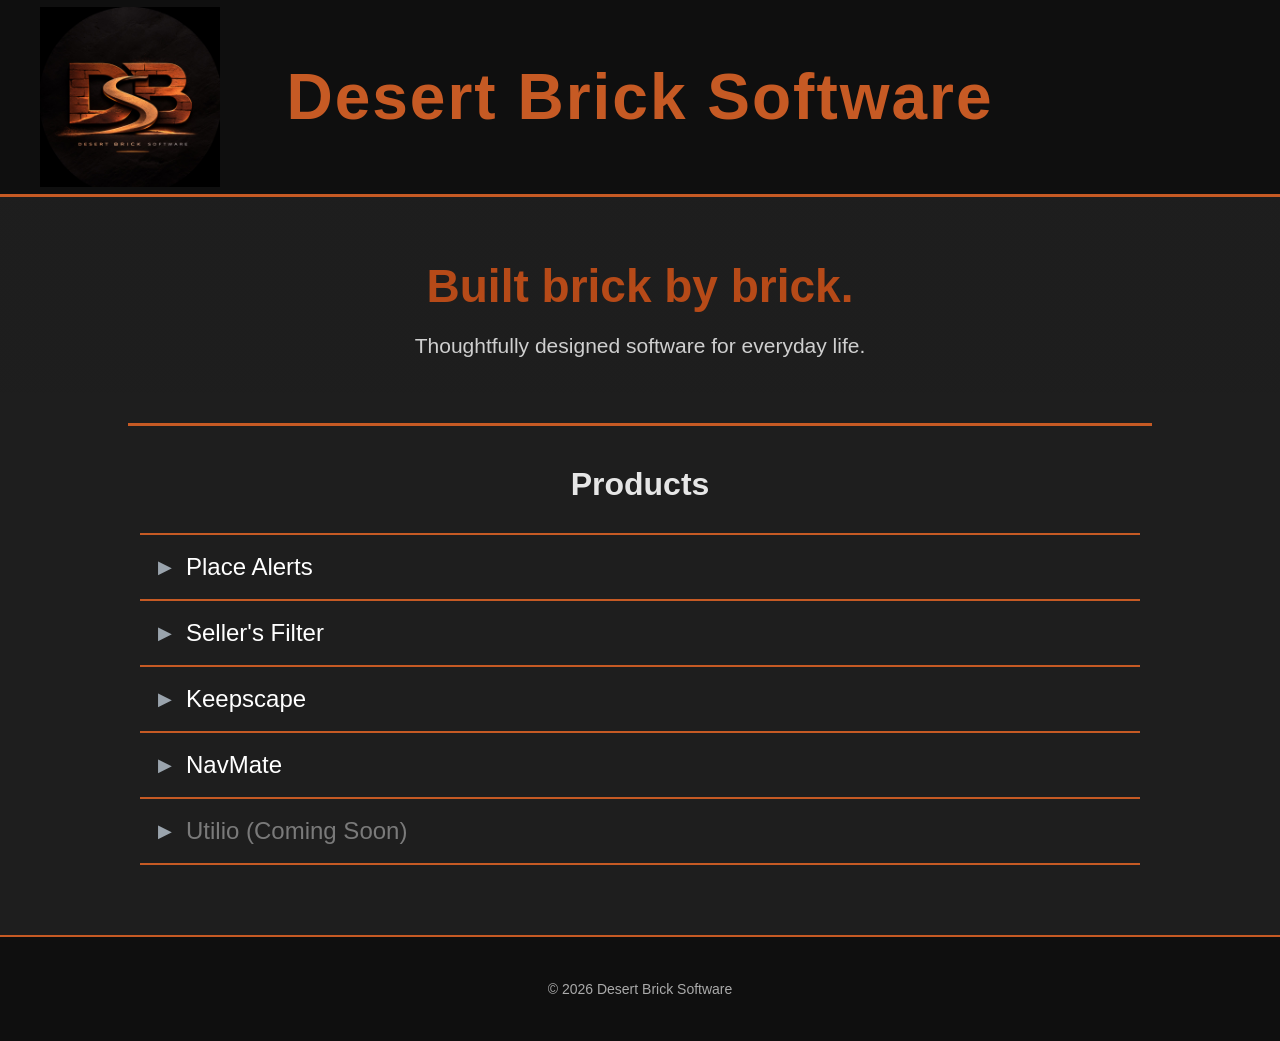
<file: index.html>
<!DOCTYPE html>
<html lang="en">
<head>

<!-- Google tag (gtag.js) -->
<script async src="https://www.googletagmanager.com/gtag/js?id=G-PC0YV3BC98"></script>
<script>
  window.dataLayer = window.dataLayer || [];
  function gtag(){dataLayer.push(arguments);}
  gtag('js', new Date());

  gtag('config', 'G-PC0YV3BC98');
</script>

<meta charset="UTF-8">
<meta name="viewport" content="width=device-width, initial-scale=1.0">

<title>Desert Brick Software</title>

<link rel="stylesheet" href="/css/home.css">

</head>

<body>


<header class="header">

<div class="header-inner">

<img src="/assets/logo.png" class="logo" alt="Desert Brick Software">

<div class="brand">
Desert Brick Software
</div>

</div>

</header>



<section class="hero">

<h1>
Built <span class="brick">brick by brick</span>.
</h1>

<p>
Thoughtfully designed software for everyday life.
</p>

</section>



<div class="divider"></div>



<section class="products">

<h2>Products</h2>



<div class="accordion">


<div class="accordion-item" data-product="place_alerts">

<button class="accordion-header">

<span class="chevron">▶</span>

<span class="product-title live">
Place Alerts
</span>

</button>


<div class="accordion-content">

<p>
Location-based alerts that trigger when you arrive somewhere.
Perfect for errands, pickups, and remembering things at the right place.
</p>

<div class="product-buttons">

<a class="btn primary" href="https://play.google.com/store/apps/details?id=com.yourname.placenotes" target="_blank" rel="noopener noreferrer" data-track-cta="play_store">
Get it on Google Play
</a>

<!-- KEEP THIS EXACT (Play Store uses it) -->
<a class="btn" href="/apps/place-alerts/privacy-policy/" data-track-cta="privacy_policy">
Privacy Policy
</a>

<!-- UPDATED ONLY THIS -->
<a class="btn" href="/apps/place-alerts/terms/" data-track-cta="terms">
Terms of Service
</a>

</div>

</div>

</div>




<div class="accordion-item" data-product="sellers_filter">

<button class="accordion-header">

<span class="chevron">▶</span>

<span class="product-title live">
Seller's Filter
</span>

</button>


<div class="accordion-content">

<p>
Cut down on repetitive buyer messages by answering common questions before they reach your inbox.
</p>

<div class="product-buttons">

<a class="btn primary" href="https://www.sellersfilter.com" data-track-cta="visit_website">
Visit Website
</a>

<a class="btn" href="https://www.sellersfilter.com/legal/privacy-policy/" data-track-cta="privacy_policy">
Privacy Policy
</a>

<a class="btn" href="https://www.sellersfilter.com/legal/terms/" data-track-cta="terms">
Terms of Service
</a>

</div>

</div>

</div>




<div class="accordion-item" data-product="keepscape">

<button class="accordion-header">

<span class="chevron">▶</span>

<span class="product-title live">
Keepscape
</span>

</button>


<div class="accordion-content">

<p>
A modern take on the traditional guestbook. Keepscape captures guests' handwritten messages digitally, then lets you arrange them with photos into a personalized keepsake you'll actually want to revisit.
</p>

<div class="product-buttons">

<a class="btn primary" href="https://www.desertbrick.com/keepscape" data-track-cta="view_keepscape">
View Keepscape
</a>

</div>

</div>

</div>




<div class="accordion-item" data-product="navmate">

<button class="accordion-header">

<span class="chevron">▶</span>

<span class="product-title live">
NavMate
</span>

</button>


<div class="accordion-content">

<p>
Navigation designed for real people.
</p>

<p>
Built after watching my mom struggle with modern navigation apps that were supposed to make driving easier.
</p>

<p>
NavMate focuses on clarity, simplicity, and confidence behind the wheel.
</p>

<p>
Currently in early development. Join the waitlist for updates and early access.
</p>

<div class="product-buttons">

<a class="btn primary" href="/apps/navmate/" data-track-cta="waitlist">
Join the Waitlist
</a>

</div>

</div>

</div>




<div class="accordion-item" data-product="utilio">

<button class="accordion-header">

<span class="chevron">▶</span>

<span class="product-title future">
Utilio (Coming Soon)
</span>

</button>


<div class="accordion-content">

<p>
One utility app packed with practical tools for everyday life.
</p>

</div>

</div>



</div>

</section>



<footer class="footer">

<p>
© 2026 Desert Brick Software
</p>

</footer>



<script src="/analytics.js"></script>
<script src="/accordion.js"></script>

</body>
</html>
</file>
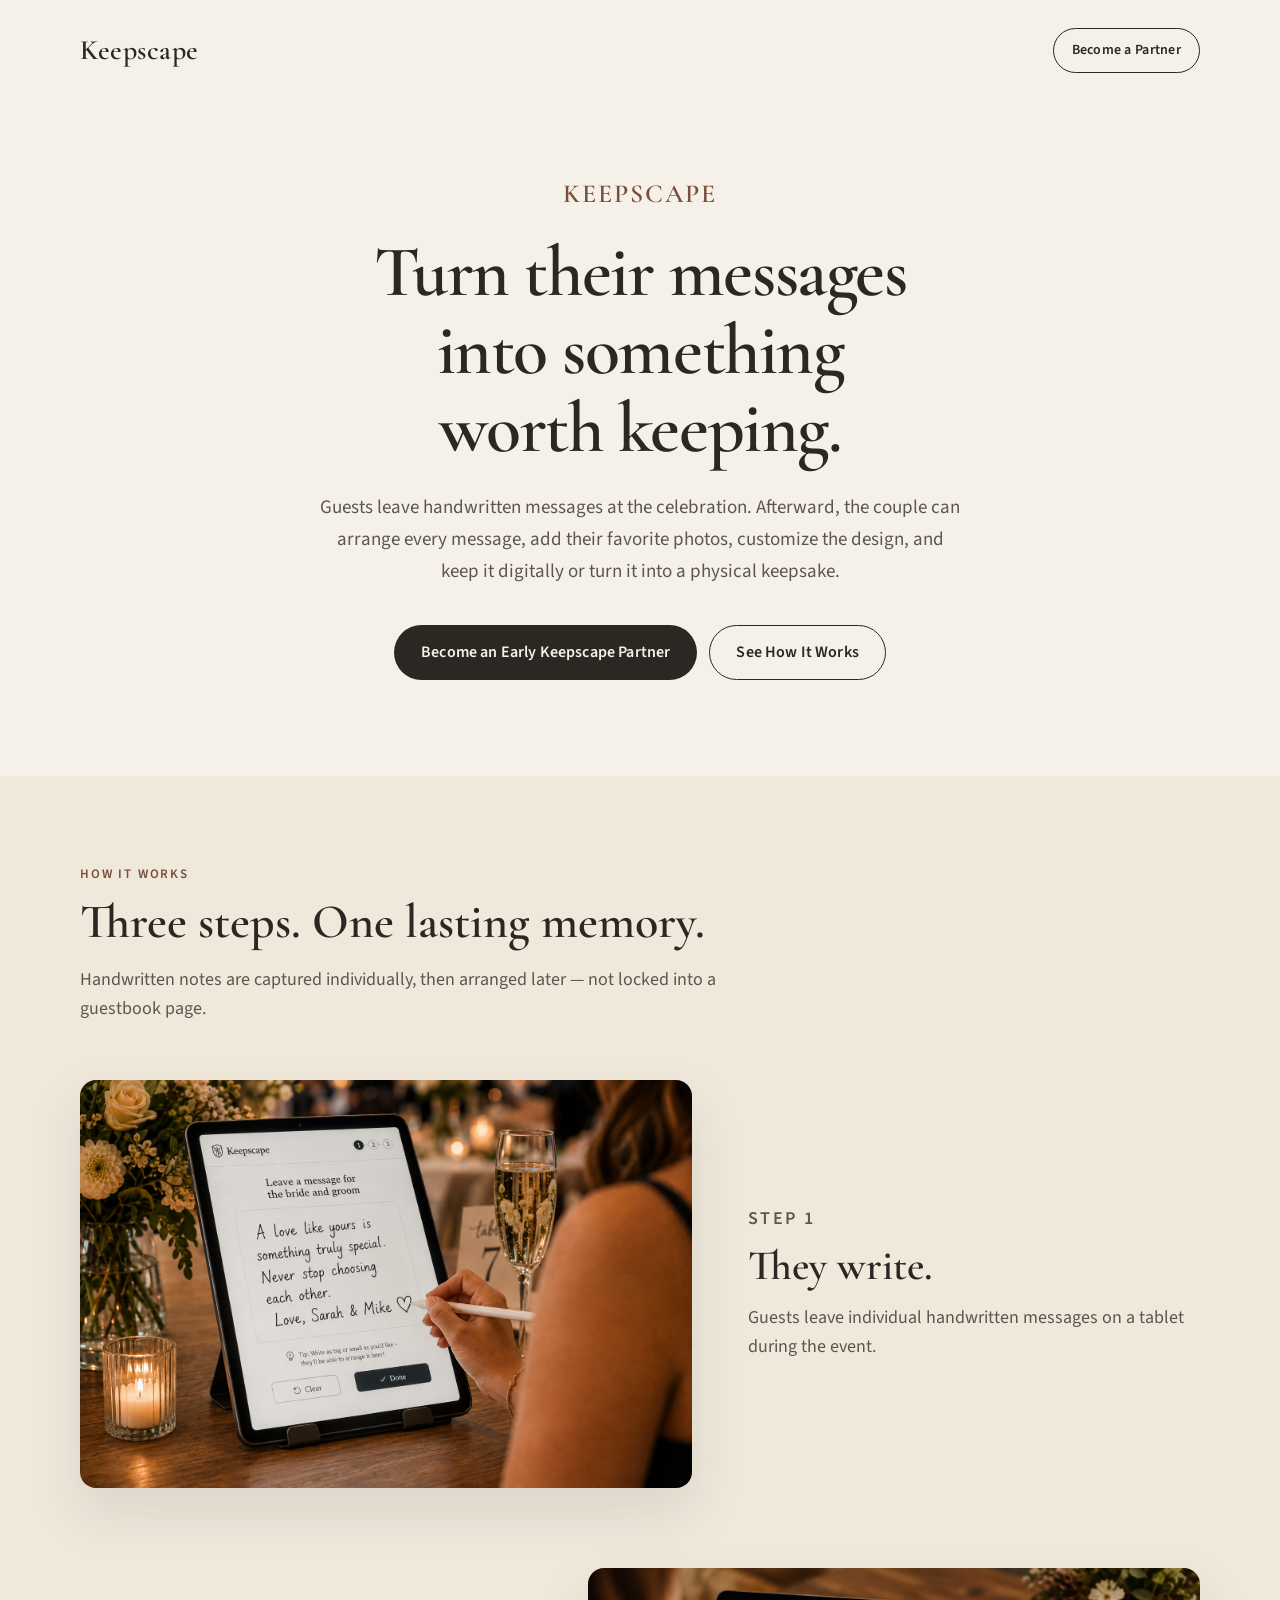
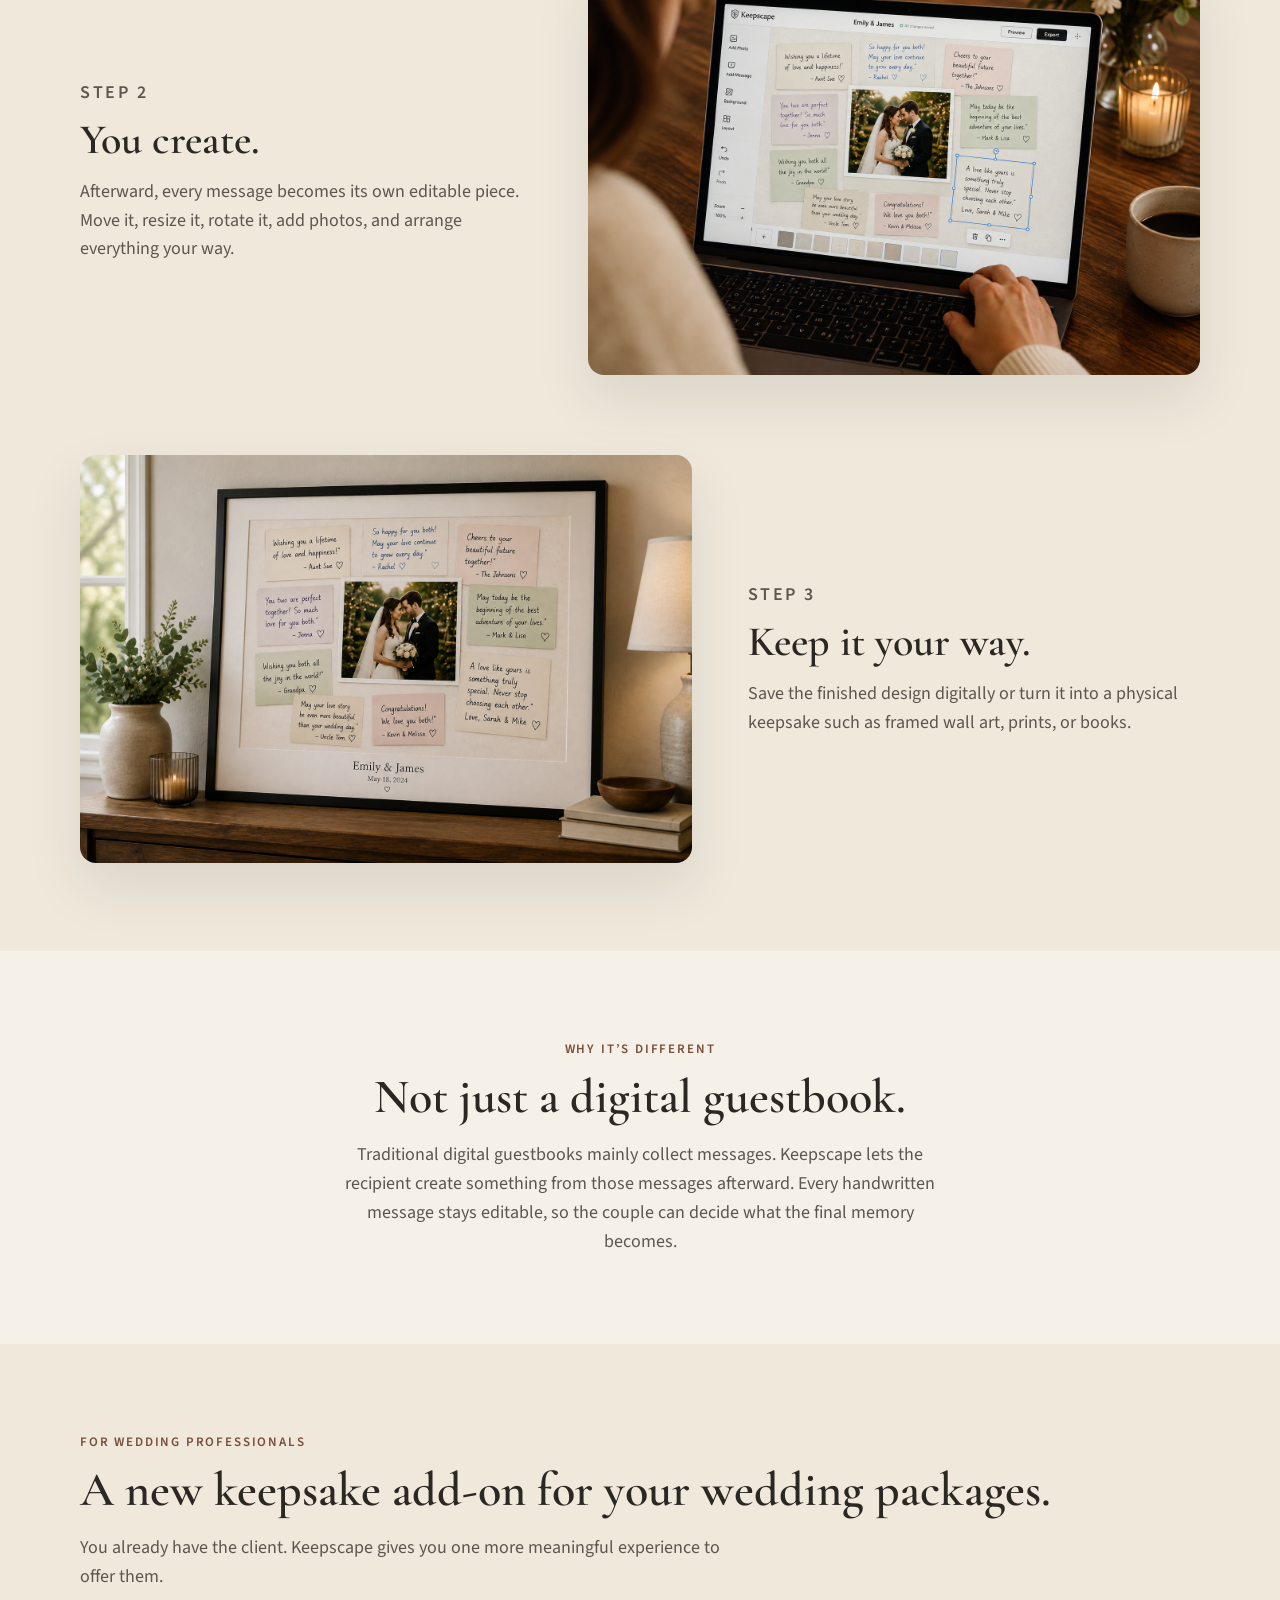
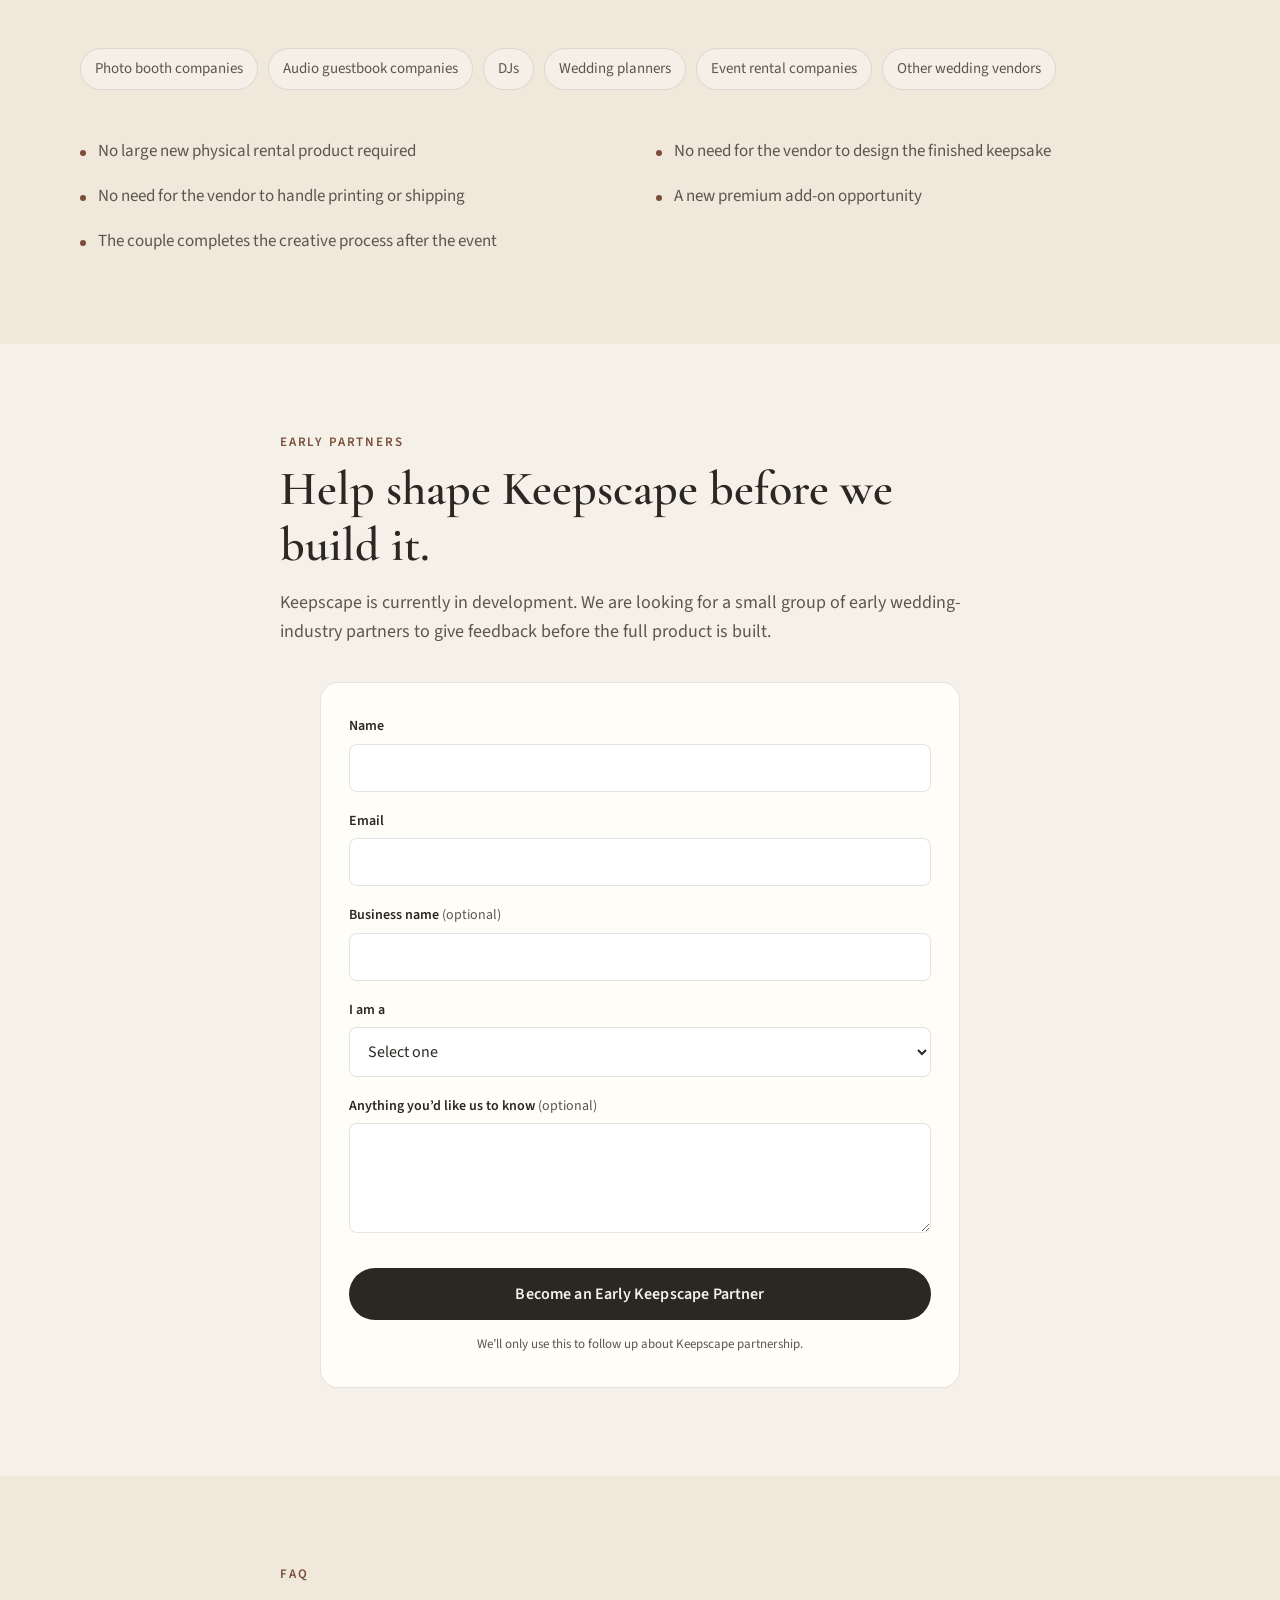
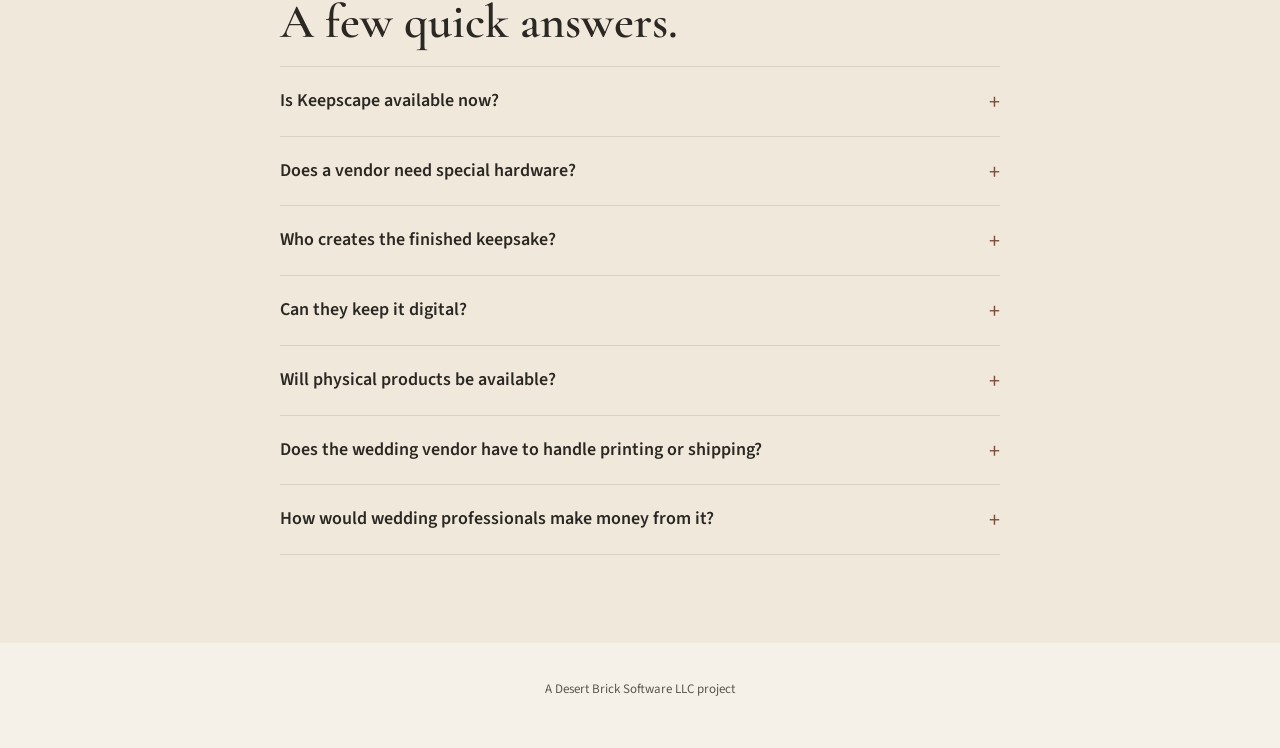
<file: keepscape/index.html>
<!DOCTYPE html>
<html lang="en">
<head>

<!-- Google tag (gtag.js) -->
<script async src="https://www.googletagmanager.com/gtag/js?id=G-PC0YV3BC98"></script>
<script>
  window.dataLayer = window.dataLayer || [];
  function gtag(){dataLayer.push(arguments);}
  gtag('js', new Date());
  gtag('config', 'G-PC0YV3BC98');
</script>

<meta charset="UTF-8">
<meta name="viewport" content="width=device-width, initial-scale=1.0">

<title>Keepscape — Turn Handwritten Messages Into Meaningful Keepsakes</title>
<meta name="description" content="Keepscape is an early-stage concept that lets event guests leave handwritten messages, then gives recipients the freedom to arrange them into personalized digital or physical keepsakes.">

<link rel="preconnect" href="https://fonts.googleapis.com">
<link rel="preconnect" href="https://fonts.gstatic.com" crossorigin>
<link href="https://fonts.googleapis.com/css2?family=Cormorant+Garamond:wght@500;600;700&family=Source+Sans+3:wght@400;500;600;700&display=swap" rel="stylesheet">
<link rel="stylesheet" href="/css/keepscape.css">

</head>

<body data-product="keepscape">

<header class="site-header">
  <a class="wordmark" href="/keepscape/">Keepscape</a>
  <a class="header-cta" href="#partner" data-track-cta="header_partner">Become a Partner</a>
</header>

<section class="hero">
  <div class="wrap-narrow">
    <p class="hero-brand">Keepscape</p>
    <h1>Turn their messages into something worth keeping.</h1>
    <p class="hero-copy">
      Guests leave handwritten messages at the celebration. Afterward, the couple can arrange every message, add their favorite photos, customize the design, and keep it digitally or turn it into a physical keepsake.
    </p>
    <div class="hero-actions">
      <a class="btn btn-primary" href="#partner" data-track-cta="early_partner">Become an Early Keepscape Partner</a>
      <a class="btn btn-secondary" href="#how-it-works" data-track-cta="see_how_it_works">See How It Works</a>
    </div>
  </div>
</section>

<section class="section section-alt" id="how-it-works">
  <div class="wrap">
    <p class="section-label">How it works</p>
    <h2 class="section-heading">Three steps. One lasting memory.</h2>
    <p class="section-intro">Handwritten notes are captured individually, then arranged later — not locked into a guestbook page.</p>

    <div class="steps">
      <article class="step">
        <div class="step-media">
          <img src="/Keepscape%20photos/Step%201.png" alt="A guest writing a handwritten message on a tablet at a wedding celebration" width="1536" height="1024">
        </div>
        <div class="step-copy">
          <p class="section-label">Step 1</p>
          <h3>They write.</h3>
          <p>Guests leave individual handwritten messages on a tablet during the event.</p>
        </div>
      </article>

      <article class="step step-reverse">
        <div class="step-media">
          <img src="/Keepscape%20photos/Step%202.png" alt="A couple arranging individual handwritten messages and photos on a laptop" width="1536" height="1024" loading="lazy">
        </div>
        <div class="step-copy">
          <p class="section-label">Step 2</p>
          <h3>You create.</h3>
          <p>Afterward, every message becomes its own editable piece. Move it, resize it, rotate it, add photos, and arrange everything your way.</p>
        </div>
      </article>

      <article class="step">
        <div class="step-media">
          <img src="/Keepscape%20photos/Step%203.png" alt="A finished framed Keepscape wall art displayed in a home" width="1536" height="1024" loading="lazy">
        </div>
        <div class="step-copy">
          <p class="section-label">Step 3</p>
          <h3>Keep it your way.</h3>
          <p>Save the finished design digitally or turn it into a physical keepsake such as framed wall art, prints, or books.</p>
        </div>
      </article>
    </div>
  </div>
</section>

<section class="section difference" id="difference">
  <div class="wrap-narrow">
    <p class="section-label">Why it’s different</p>
    <h2 class="section-heading">Not just a digital guestbook.</h2>
    <p class="section-intro">
      Traditional digital guestbooks mainly collect messages. Keepscape lets the recipient create something from those messages afterward. Every handwritten message stays editable, so the couple can decide what the final memory becomes.
    </p>
  </div>
</section>

<section class="section section-alt" id="professionals">
  <div class="wrap">
    <p class="section-label">For wedding professionals</p>
    <h2 class="section-heading">A new keepsake add-on for your wedding packages.</h2>
    <p class="section-intro">You already have the client. Keepscape gives you one more meaningful experience to offer them.</p>

    <ul class="vendor-types">
      <li>Photo booth companies</li>
      <li>Audio guestbook companies</li>
      <li>DJs</li>
      <li>Wedding planners</li>
      <li>Event rental companies</li>
      <li>Other wedding vendors</li>
    </ul>

    <ul class="value-list">
      <li>No large new physical rental product required</li>
      <li>No need for the vendor to design the finished keepsake</li>
      <li>No need for the vendor to handle printing or shipping</li>
      <li>A new premium add-on opportunity</li>
      <li>The couple completes the creative process after the event</li>
    </ul>
  </div>
</section>

<section class="section" id="partner">
  <div class="wrap-narrow">
    <p class="section-label">Early partners</p>
    <h2 class="section-heading">Help shape Keepscape before we build it.</h2>
    <p class="partner-copy">
      Keepscape is currently in development. We are looking for a small group of early wedding-industry partners to give feedback before the full product is built.
    </p>

    <div class="partner-card">
      <form action="https://formspree.io/f/xeewryok" method="POST">
        <input type="hidden" name="_subject" value="Keepscape Early Partner Interest">
        <input type="hidden" name="product" value="Keepscape">

        <div class="partner-field">
          <label for="name">Name</label>
          <input type="text" id="name" name="name" autocomplete="name" required>
        </div>

        <div class="partner-field">
          <label for="email">Email</label>
          <input type="email" id="email" name="email" autocomplete="email" required>
        </div>

        <div class="partner-field">
          <label for="business">Business name <span class="optional">(optional)</span></label>
          <input type="text" id="business" name="business" autocomplete="organization">
        </div>

        <div class="partner-field">
          <label for="vendor-type">I am a</label>
          <select id="vendor-type" name="vendor_type" required>
            <option value="">Select one</option>
            <option value="Photo booth company">Photo booth company</option>
            <option value="Audio guestbook company">Audio guestbook company</option>
            <option value="DJ">DJ</option>
            <option value="Wedding planner">Wedding planner</option>
            <option value="Event rental company">Event rental company</option>
            <option value="Other wedding vendor">Other wedding vendor</option>
          </select>
        </div>

        <div class="partner-field">
          <label for="message">Anything you’d like us to know <span class="optional">(optional)</span></label>
          <textarea id="message" name="message"></textarea>
        </div>

        <button type="submit" class="btn btn-primary" data-track-cta="partner_form">Become an Early Keepscape Partner</button>
        <p class="partner-note">We’ll only use this to follow up about Keepscape partnership.</p>
      </form>
    </div>
  </div>
</section>

<section class="section section-alt" id="faq">
  <div class="wrap-narrow">
    <p class="section-label">FAQ</p>
    <h2 class="section-heading">A few quick answers.</h2>

    <div class="faq-list">
      <details>
        <summary>Is Keepscape available now?</summary>
        <p>Not yet. We’re currently validating the concept with wedding professionals and looking for early partners before building the full platform.</p>
      </details>
      <details>
        <summary>Does a vendor need special hardware?</summary>
        <p>The concept is designed around compatible tablets and styluses rather than large specialized equipment.</p>
      </details>
      <details>
        <summary>Who creates the finished keepsake?</summary>
        <p>The couple or recipient does. Keepscape gives them the captured handwritten messages as editable elements they can arrange after the event.</p>
      </details>
      <details>
        <summary>Can they keep it digital?</summary>
        <p>Yes. The finished design can remain digital if they prefer.</p>
      </details>
      <details>
        <summary>Will physical products be available?</summary>
        <p>The planned product includes options for turning the finished design into physical keepsakes such as framed wall art, prints, and books.</p>
      </details>
      <details>
        <summary>Does the wedding vendor have to handle printing or shipping?</summary>
        <p>No. The goal is for Keepscape to handle that process.</p>
      </details>
      <details>
        <summary>How would wedding professionals make money from it?</summary>
        <p>We are currently validating partner pricing and revenue-share options with early vendors.</p>
      </details>
    </div>
  </div>
</section>

<footer class="site-footer">
  <p>A Desert Brick Software LLC project</p>
</footer>

<script src="/analytics.js"></script>

</body>
</html>
</file>
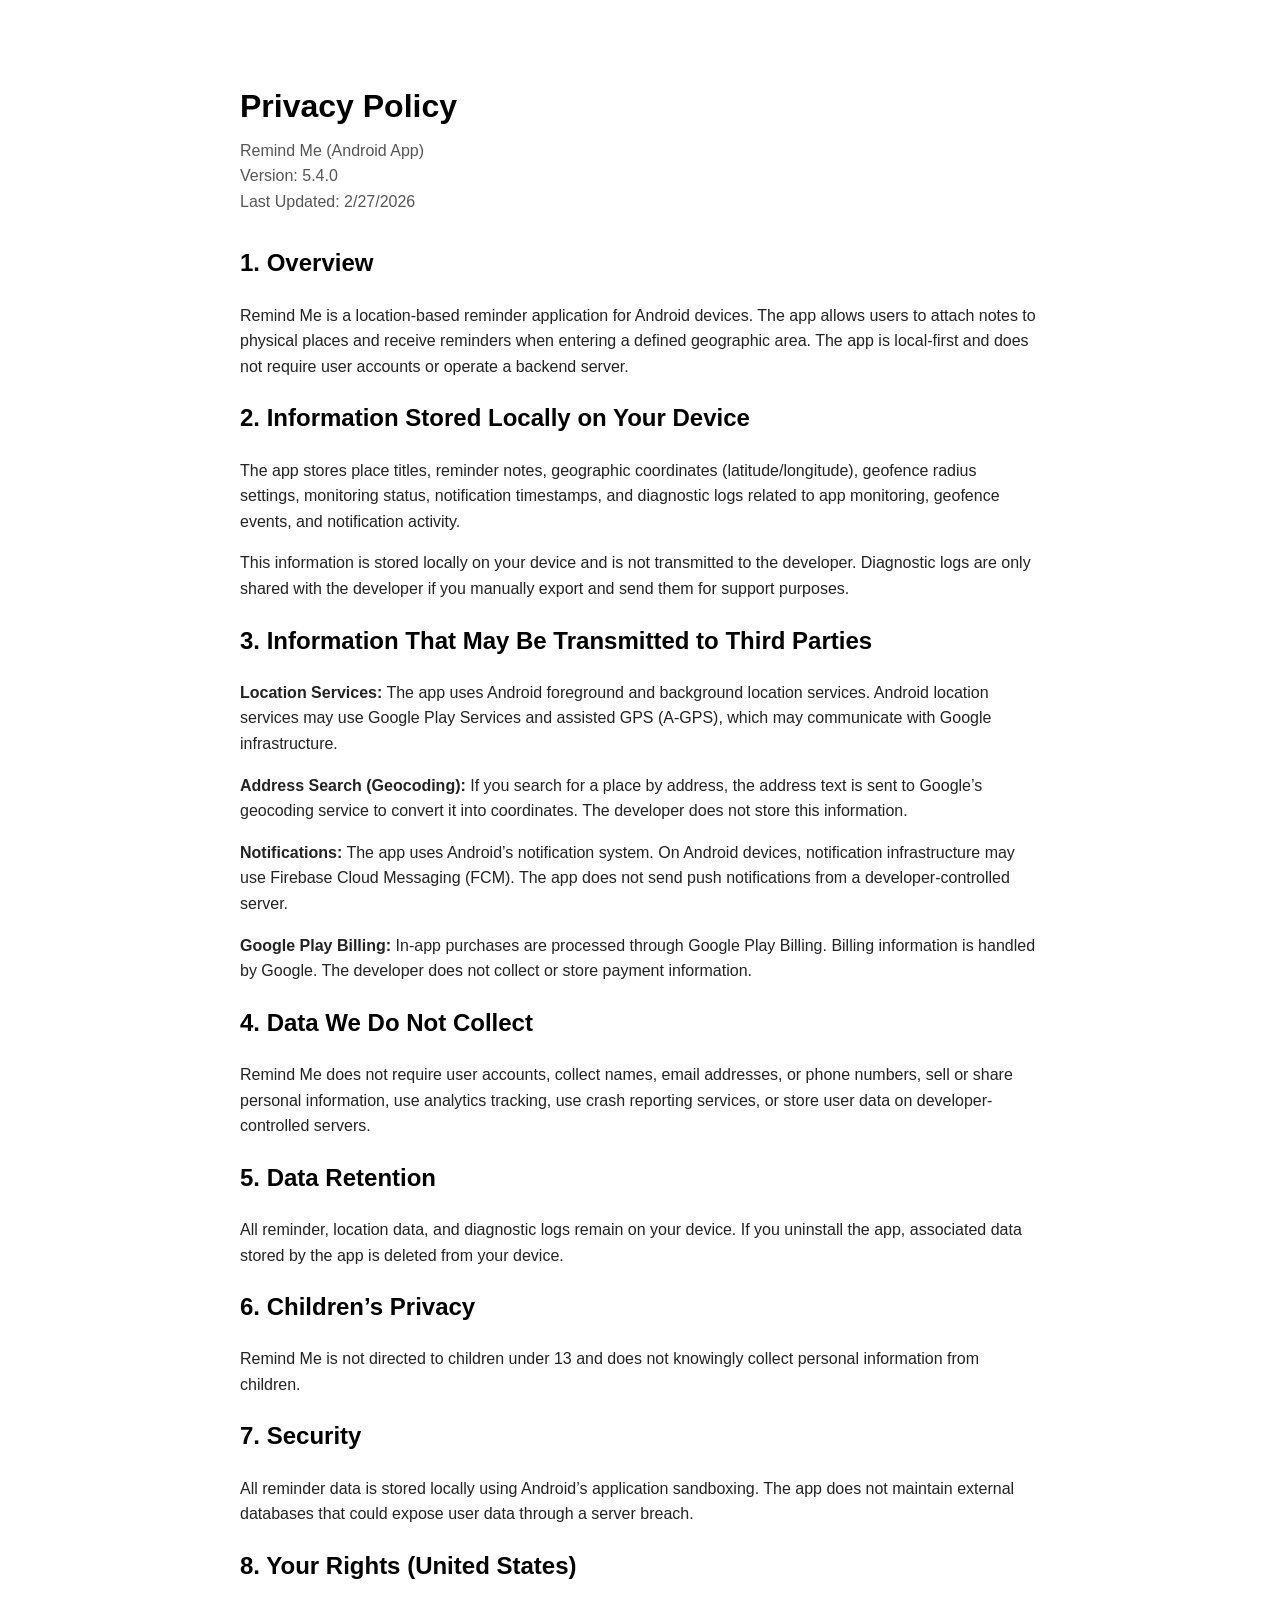
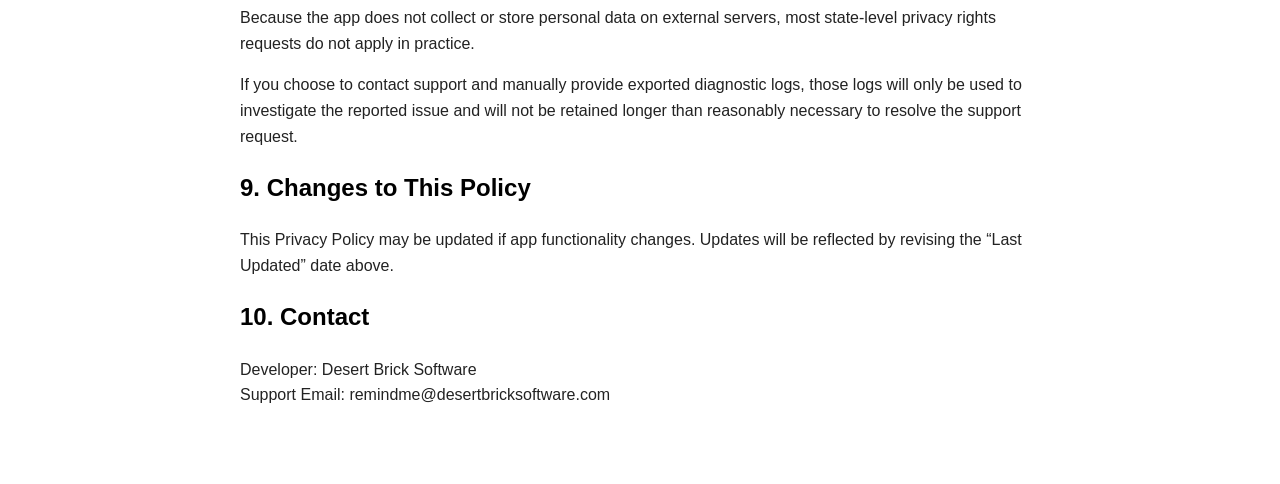
<file: privacy-policy/index.html>
<!DOCTYPE html>
<html lang="en">
<head>

<!-- Google tag (gtag.js) -->
<script async src="https://www.googletagmanager.com/gtag/js?id=G-PC0YV3BC98"></script>
<script>
  window.dataLayer = window.dataLayer || [];
  function gtag(){dataLayer.push(arguments);}
  gtag('js', new Date());

  gtag('config', 'G-PC0YV3BC98');
</script>

<meta charset="UTF-8">
<title>Privacy Policy – Remind Me</title>
<meta name="viewport" content="width=device-width, initial-scale=1.0">
<style>
body {
  font-family: Arial, Helvetica, sans-serif;
  max-width: 800px;
  margin: 40px auto;
  padding: 20px;
  line-height: 1.6;
  color: #222;
}
h1, h2 {
  color: #000;
}
h1 {
  margin-bottom: 5px;
}
.subtitle {
  color: #555;
  margin-bottom: 30px;
}
</style>
</head>

<body>

<h1>Privacy Policy</h1>
<div class="subtitle">
Remind Me (Android App)<br>
Version: 5.4.0<br>
Last Updated: 2/27/2026
</div>

<h2>1. Overview</h2>
<p>
Remind Me is a location-based reminder application for Android devices. The app allows users to
attach notes to physical places and receive reminders when entering a defined geographic area.
The app is local-first and does not require user accounts or operate a backend server.
</p>

<h2>2. Information Stored Locally on Your Device</h2>
<p>
The app stores place titles, reminder notes, geographic coordinates (latitude/longitude), geofence
radius settings, monitoring status, notification timestamps, and diagnostic logs related to app
monitoring, geofence events, and notification activity.
</p>

<p>
This information is stored locally on your device and is not transmitted to the developer.
Diagnostic logs are only shared with the developer if you manually export and send them for
support purposes.
</p>

<h2>3. Information That May Be Transmitted to Third Parties</h2>

<p><strong>Location Services:</strong>  
The app uses Android foreground and background location services. Android location services may
use Google Play Services and assisted GPS (A-GPS), which may communicate with Google
infrastructure.
</p>

<p><strong>Address Search (Geocoding):</strong>  
If you search for a place by address, the address text is sent to Google’s geocoding service to
convert it into coordinates. The developer does not store this information.
</p>

<p><strong>Notifications:</strong>  
The app uses Android’s notification system. On Android devices, notification infrastructure may
use Firebase Cloud Messaging (FCM). The app does not send push notifications from a
developer-controlled server.
</p>

<p><strong>Google Play Billing:</strong>  
In-app purchases are processed through Google Play Billing. Billing information is handled by
Google. The developer does not collect or store payment information.
</p>

<h2>4. Data We Do Not Collect</h2>
<p>
Remind Me does not require user accounts, collect names, email addresses, or phone numbers,
sell or share personal information, use analytics tracking, use crash reporting services, or store
user data on developer-controlled servers.
</p>

<h2>5. Data Retention</h2>
<p>
All reminder, location data, and diagnostic logs remain on your device. If you uninstall the app,
associated data stored by the app is deleted from your device.
</p>

<h2>6. Children’s Privacy</h2>
<p>
Remind Me is not directed to children under 13 and does not knowingly collect personal
information from children.
</p>

<h2>7. Security</h2>
<p>
All reminder data is stored locally using Android’s application sandboxing. The app does not
maintain external databases that could expose user data through a server breach.
</p>

<h2>8. Your Rights (United States)</h2>
<p>
Because the app does not collect or store personal data on external servers, most state-level
privacy rights requests do not apply in practice.
</p>

<p>
If you choose to contact support and manually provide exported diagnostic logs, those logs will
only be used to investigate the reported issue and will not be retained longer than reasonably
necessary to resolve the support request.
</p>

<h2>9. Changes to This Policy</h2>
<p>
This Privacy Policy may be updated if app functionality changes. Updates will be reflected by
revising the “Last Updated” date above.
</p>

<h2>10. Contact</h2>
<p>
Developer: Desert Brick Software<br>
Support Email: remindme@desertbricksoftware.com
</p>

</body>
</html>
</file>
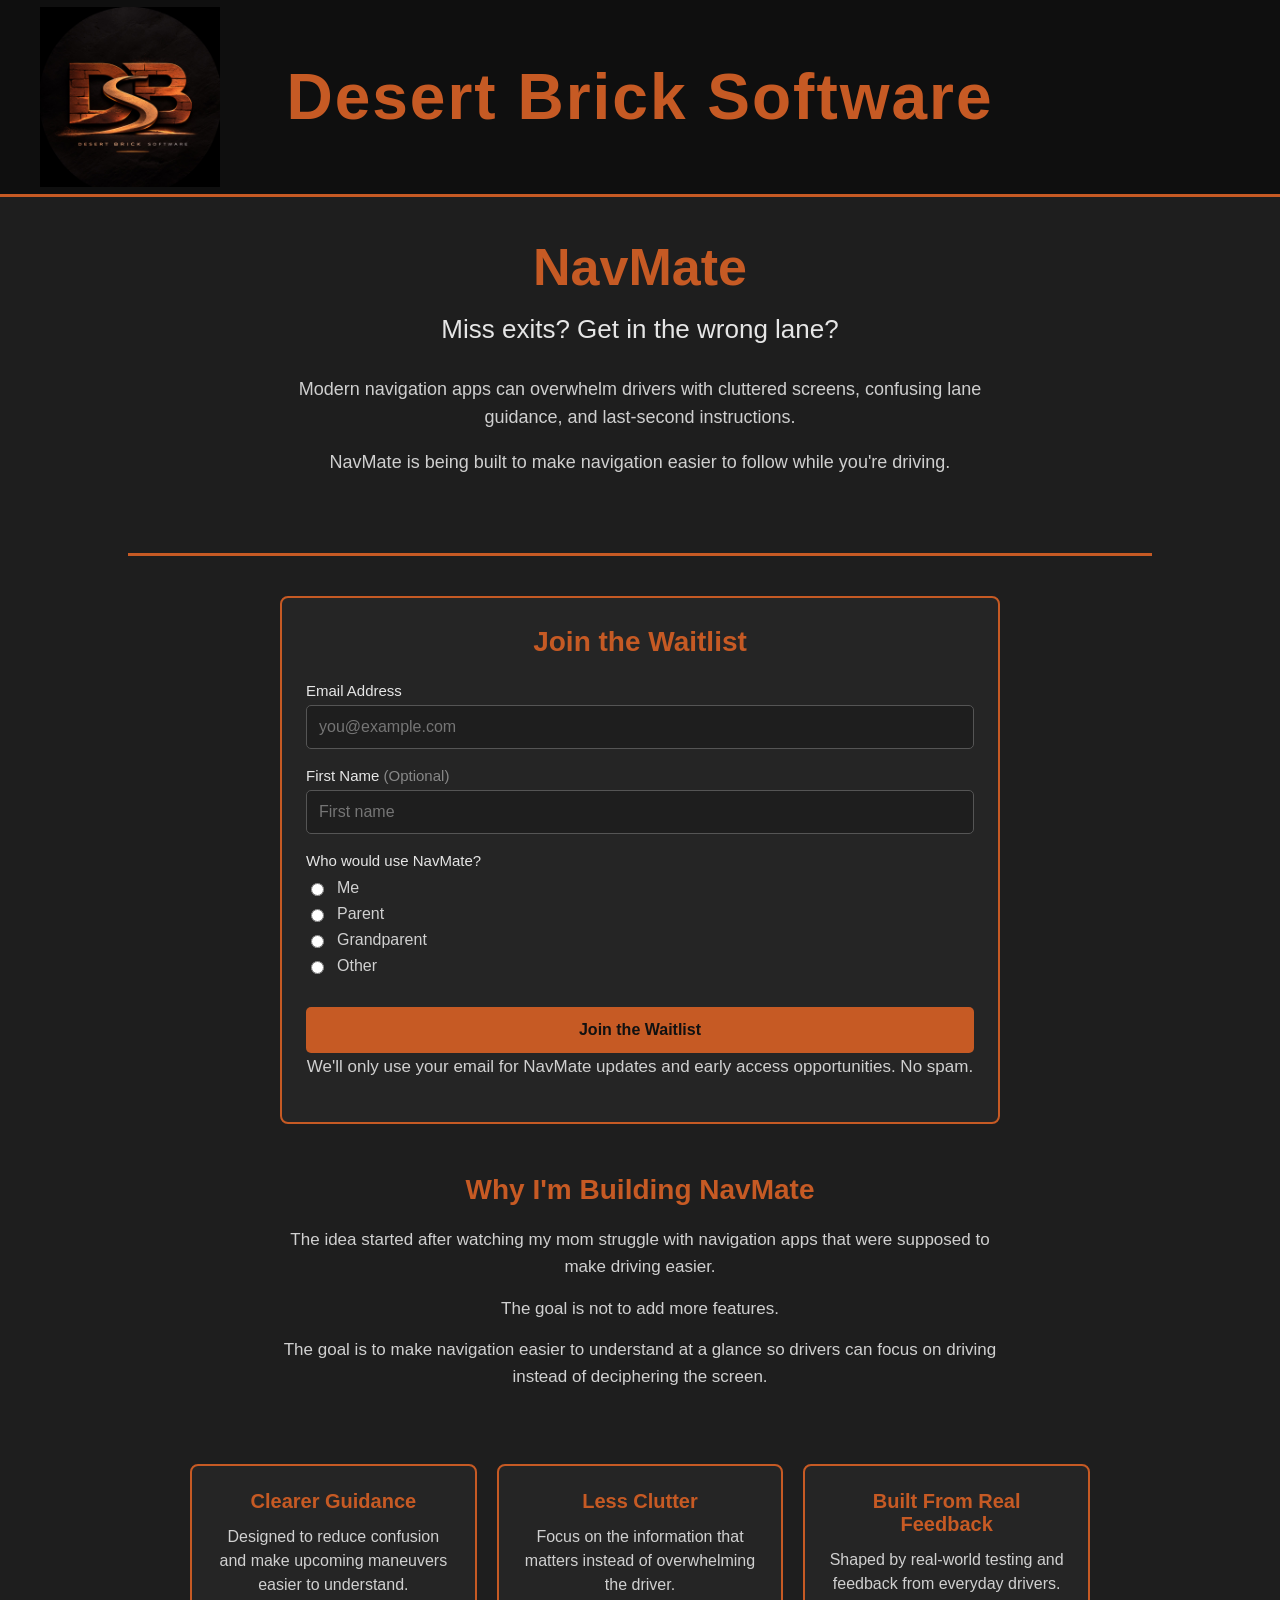
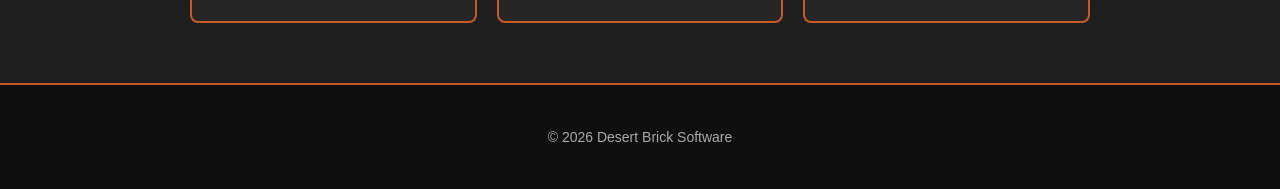
<file: apps/navmate/index.html>
<!DOCTYPE html>
<html lang="en">
<head>

<!-- Google tag (gtag.js) -->
<script async src="https://www.googletagmanager.com/gtag/js?id=G-PC0YV3BC98"></script>
<script>
  window.dataLayer = window.dataLayer || [];
  function gtag(){dataLayer.push(arguments);}
  gtag('js', new Date());

  gtag('config', 'G-PC0YV3BC98');
</script>

<meta charset="UTF-8">
<meta name="viewport" content="width=device-width, initial-scale=1.0">

<title>NavMate - Desert Brick Software</title>

<link rel="stylesheet" href="/css/home.css">
<link rel="stylesheet" href="/css/navmate.css">

</head>

<body>


<header class="header">

<div class="header-inner">

<img src="/assets/logo.png" class="logo" alt="Desert Brick Software">

<div class="brand">
Desert Brick Software
</div>

</div>

</header>



<section class="navmate-hero">

<h1>NavMate</h1>

<p class="subtitle">
Miss exits? Get in the wrong lane?
</p>

<p>
Modern navigation apps can overwhelm drivers with cluttered screens, confusing lane guidance, and last-second instructions.
</p>

<p>
NavMate is being built to make navigation easier to follow while you're driving.
</p>

</section>



<div class="divider"></div>



<section class="navmate-section waitlist">

<div class="waitlist-card">

<h2>Join the Waitlist</h2>

<form action="https://formspree.io/f/xeewryok" method="POST" data-product="navmate">

<input type="hidden" name="_subject" value="New NavMate waitlist signup">

<div class="waitlist-field">
<label for="email">Email Address</label>
<input type="email" id="email" name="email" placeholder="you@example.com" required>
</div>

<div class="waitlist-field">
<label for="first-name">First Name <span class="label-optional">(Optional)</span></label>
<input type="text" id="first-name" name="first_name" placeholder="First name">
</div>

<fieldset class="waitlist-radios">
<legend>Who would use NavMate?</legend>

<label class="radio-option">
<input type="radio" name="user_type" value="Me">
Me
</label>

<label class="radio-option">
<input type="radio" name="user_type" value="Parent">
Parent
</label>

<label class="radio-option">
<input type="radio" name="user_type" value="Grandparent">
Grandparent
</label>

<label class="radio-option">
<input type="radio" name="user_type" value="Other">
Other
</label>

</fieldset>

<button type="submit" class="waitlist-submit" data-track-cta="waitlist">
Join the Waitlist
</button>

<p class="waitlist-note">
We'll only use your email for NavMate updates and early access opportunities. No spam.
</p>

</form>

</div>

</section>



<section class="navmate-section why">

<h2>Why I'm Building NavMate</h2>

<div class="why-content">

<p>
The idea started after watching my mom struggle with navigation apps that were supposed to make driving easier.
</p>

<p>
The goal is not to add more features.
</p>

<p>
The goal is to make navigation easier to understand at a glance so drivers can focus on driving instead of deciphering the screen.
</p>

</div>

</section>



<section class="features">

<div class="features-grid">

<div class="feature-card">

<h3>Clearer Guidance</h3>

<p>
Designed to reduce confusion and make upcoming maneuvers easier to understand.
</p>

</div>

<div class="feature-card">

<h3>Less Clutter</h3>

<p>
Focus on the information that matters instead of overwhelming the driver.
</p>

</div>

<div class="feature-card">

<h3>Built From Real Feedback</h3>

<p>
Shaped by real-world testing and feedback from everyday drivers.
</p>

</div>

</div>

</section>



<footer class="footer">

<p>
© 2026 Desert Brick Software
</p>

</footer>


<script src="/analytics.js"></script>

</body>
</html>
</file>
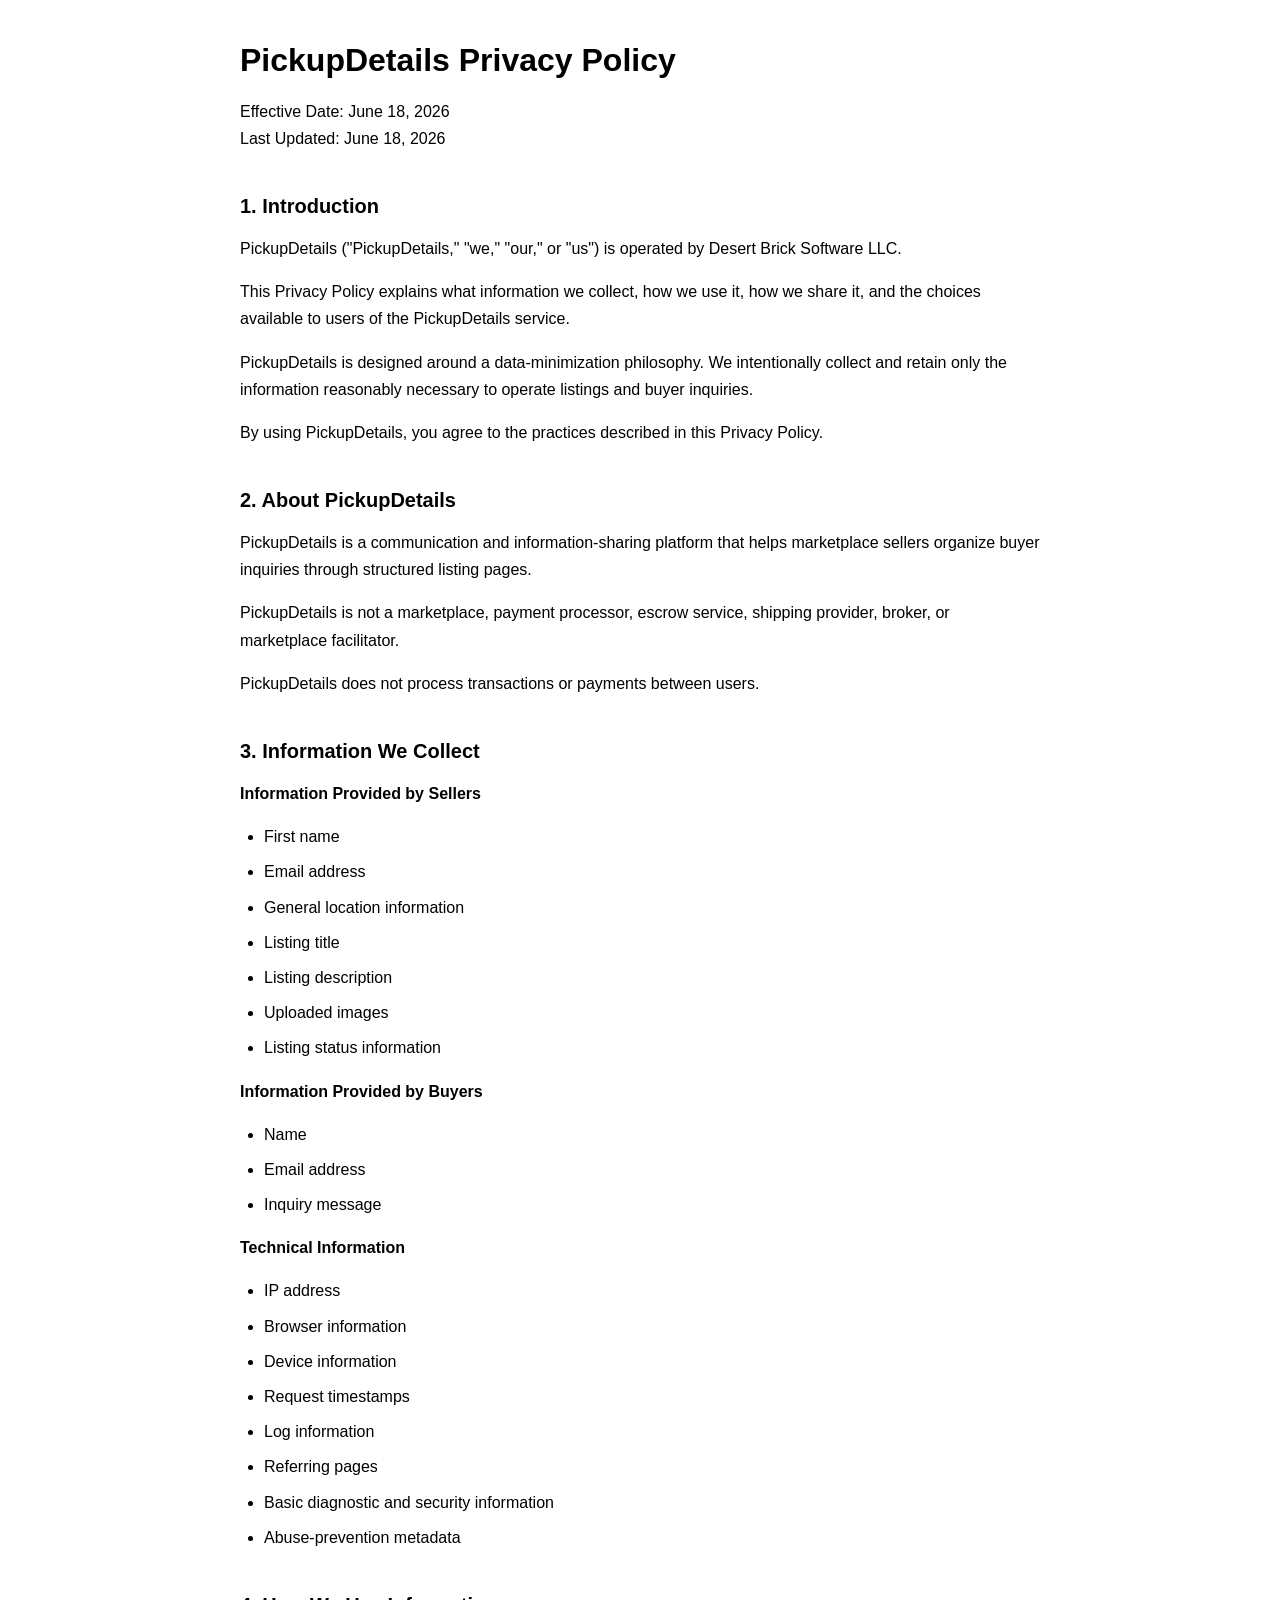
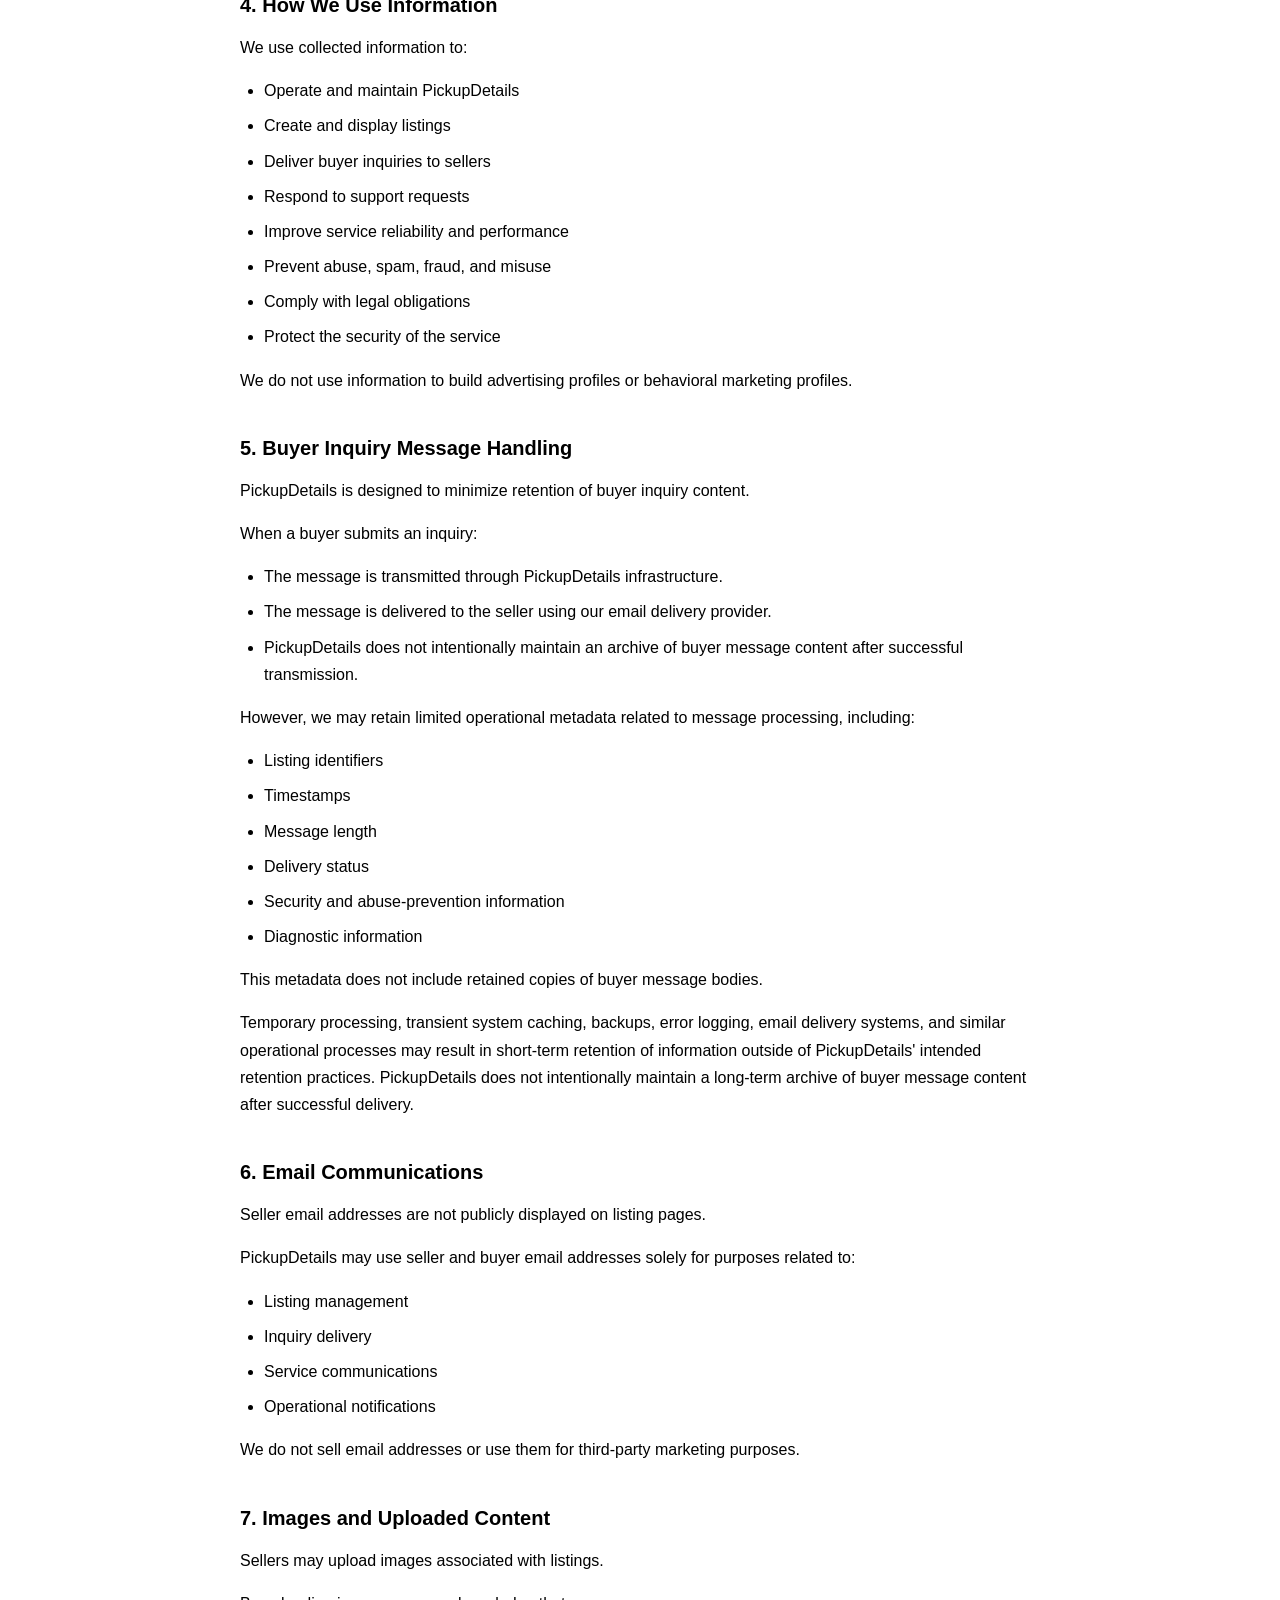
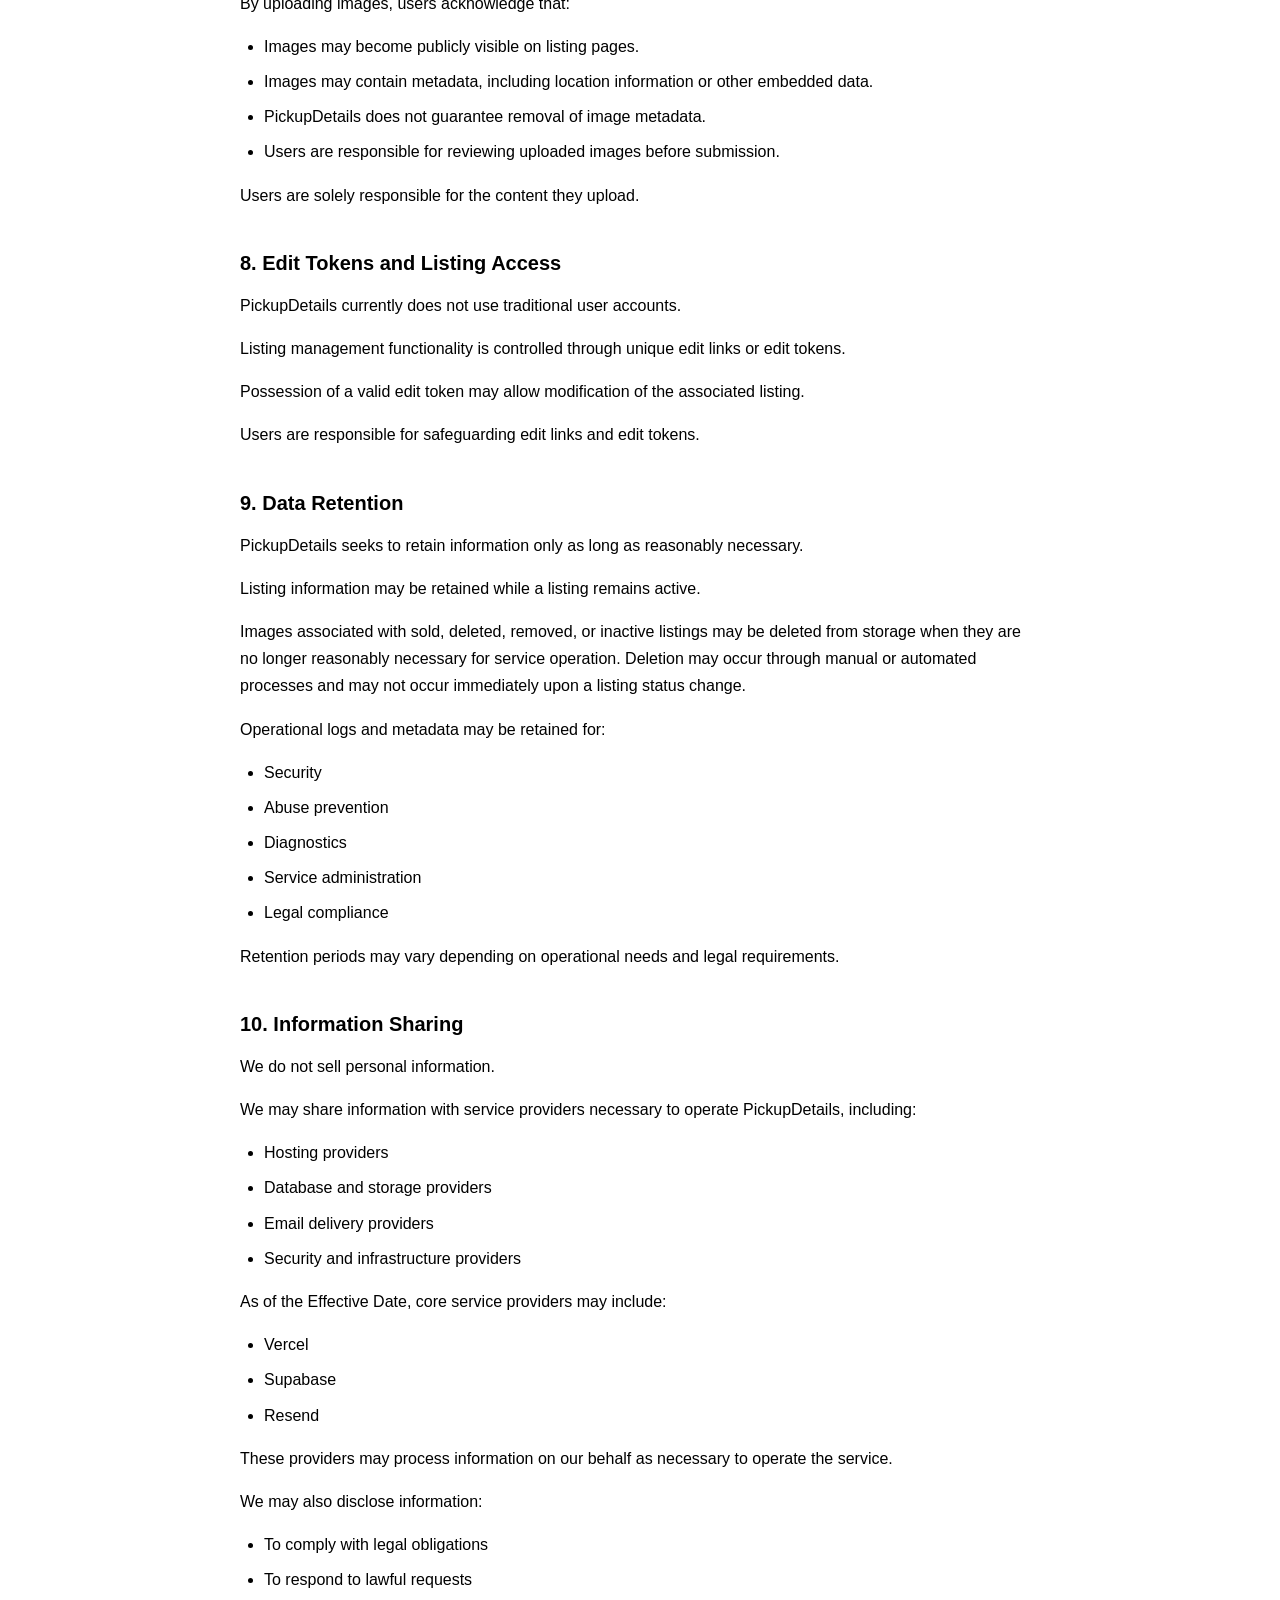
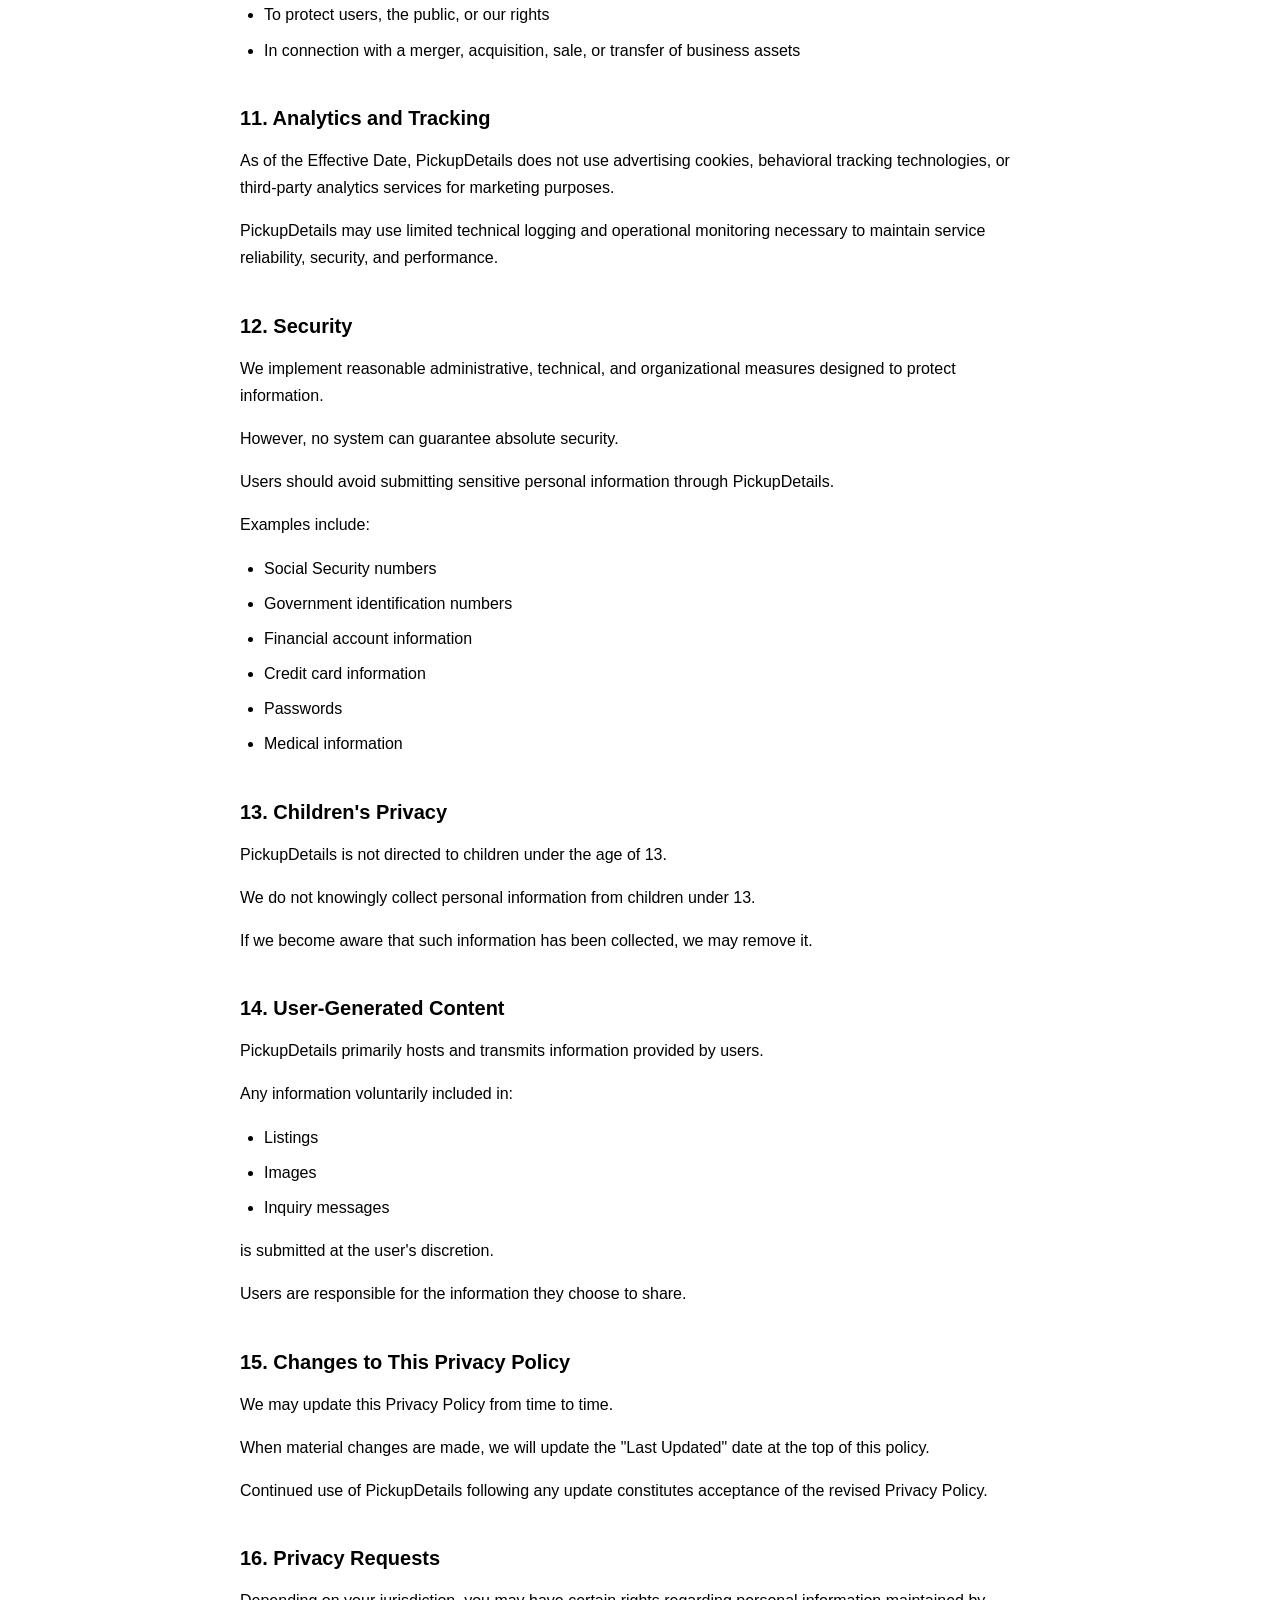
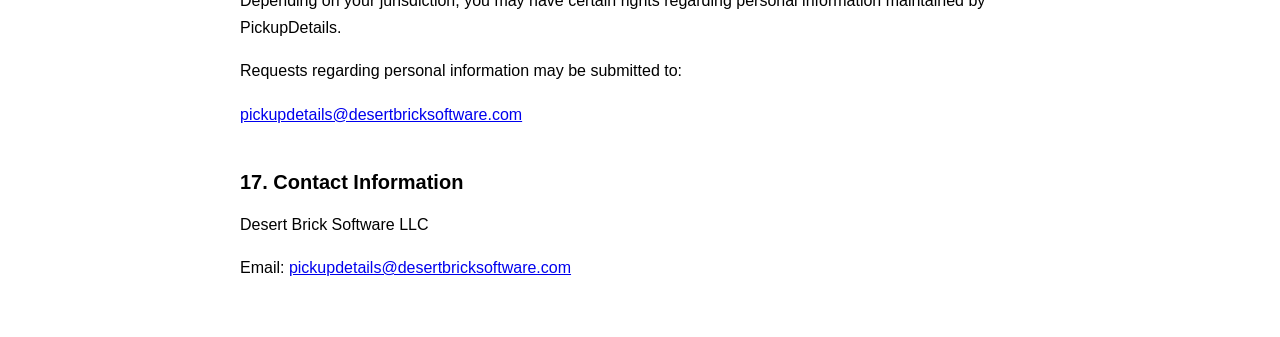
<file: apps/pickup-details/privacy-policy/index.html>
<!DOCTYPE html>
<html lang="en">
<head>
  <meta charset="UTF-8" />
  <meta name="viewport" content="width=device-width, initial-scale=1.0" />
  <title>Privacy Policy - PickupDetails</title>
  <style>
    * {
      box-sizing: border-box;
    }

    body {
      margin: 0;
      padding: 40px 20px;
      font-family: Arial, sans-serif;
      background-color: #ffffff;
      color: #000000;
      line-height: 1.7;
    }

    .container {
      max-width: 800px;
      margin: 0 auto;
    }

    h1 {
      font-size: 2em;
      margin: 0 0 0.5em;
      line-height: 1.3;
    }

    h2 {
      font-size: 1.25em;
      margin: 2em 0 0.75em;
      line-height: 1.4;
    }

    p {
      margin: 0 0 1em;
    }

    ul {
      margin: 0 0 1em;
      padding-left: 1.5em;
    }

    li {
      margin-bottom: 0.5em;
    }

    a {
      color: #0000ee;
    }

    a:visited {
      color: #551a8b;
    }

    .meta {
      margin-bottom: 2em;
    }
  </style>
</head>
<body>
  <div class="container">
    <h1>PickupDetails Privacy Policy</h1>

    <p class="meta">
      Effective Date: June 18, 2026<br />
      Last Updated: June 18, 2026
    </p>

    <h2>1. Introduction</h2>
    <p>PickupDetails ("PickupDetails," "we," "our," or "us") is operated by Desert Brick Software LLC.</p>
    <p>This Privacy Policy explains what information we collect, how we use it, how we share it, and the choices available to users of the PickupDetails service.</p>
    <p>PickupDetails is designed around a data-minimization philosophy. We intentionally collect and retain only the information reasonably necessary to operate listings and buyer inquiries.</p>
    <p>By using PickupDetails, you agree to the practices described in this Privacy Policy.</p>

    <h2>2. About PickupDetails</h2>
    <p>PickupDetails is a communication and information-sharing platform that helps marketplace sellers organize buyer inquiries through structured listing pages.</p>
    <p>PickupDetails is not a marketplace, payment processor, escrow service, shipping provider, broker, or marketplace facilitator.</p>
    <p>PickupDetails does not process transactions or payments between users.</p>

    <h2>3. Information We Collect</h2>
    <p><strong>Information Provided by Sellers</strong></p>
    <ul>
      <li>First name</li>
      <li>Email address</li>
      <li>General location information</li>
      <li>Listing title</li>
      <li>Listing description</li>
      <li>Uploaded images</li>
      <li>Listing status information</li>
    </ul>

    <p><strong>Information Provided by Buyers</strong></p>
    <ul>
      <li>Name</li>
      <li>Email address</li>
      <li>Inquiry message</li>
    </ul>

    <p><strong>Technical Information</strong></p>
    <ul>
      <li>IP address</li>
      <li>Browser information</li>
      <li>Device information</li>
      <li>Request timestamps</li>
      <li>Log information</li>
      <li>Referring pages</li>
      <li>Basic diagnostic and security information</li>
      <li>Abuse-prevention metadata</li>
    </ul>

    <h2>4. How We Use Information</h2>
    <p>We use collected information to:</p>
    <ul>
      <li>Operate and maintain PickupDetails</li>
      <li>Create and display listings</li>
      <li>Deliver buyer inquiries to sellers</li>
      <li>Respond to support requests</li>
      <li>Improve service reliability and performance</li>
      <li>Prevent abuse, spam, fraud, and misuse</li>
      <li>Comply with legal obligations</li>
      <li>Protect the security of the service</li>
    </ul>
    <p>We do not use information to build advertising profiles or behavioral marketing profiles.</p>

    <h2>5. Buyer Inquiry Message Handling</h2>
    <p>PickupDetails is designed to minimize retention of buyer inquiry content.</p>
    <p>When a buyer submits an inquiry:</p>
    <ul>
      <li>The message is transmitted through PickupDetails infrastructure.</li>
      <li>The message is delivered to the seller using our email delivery provider.</li>
      <li>PickupDetails does not intentionally maintain an archive of buyer message content after successful transmission.</li>
    </ul>
    <p>However, we may retain limited operational metadata related to message processing, including:</p>
    <ul>
      <li>Listing identifiers</li>
      <li>Timestamps</li>
      <li>Message length</li>
      <li>Delivery status</li>
      <li>Security and abuse-prevention information</li>
      <li>Diagnostic information</li>
    </ul>
    <p>This metadata does not include retained copies of buyer message bodies.</p>
    <p>Temporary processing, transient system caching, backups, error logging, email delivery systems, and similar operational processes may result in short-term retention of information outside of PickupDetails' intended retention practices. PickupDetails does not intentionally maintain a long-term archive of buyer message content after successful delivery.</p>

    <h2>6. Email Communications</h2>
    <p>Seller email addresses are not publicly displayed on listing pages.</p>
    <p>PickupDetails may use seller and buyer email addresses solely for purposes related to:</p>
    <ul>
      <li>Listing management</li>
      <li>Inquiry delivery</li>
      <li>Service communications</li>
      <li>Operational notifications</li>
    </ul>
    <p>We do not sell email addresses or use them for third-party marketing purposes.</p>

    <h2>7. Images and Uploaded Content</h2>
    <p>Sellers may upload images associated with listings.</p>
    <p>By uploading images, users acknowledge that:</p>
    <ul>
      <li>Images may become publicly visible on listing pages.</li>
      <li>Images may contain metadata, including location information or other embedded data.</li>
      <li>PickupDetails does not guarantee removal of image metadata.</li>
      <li>Users are responsible for reviewing uploaded images before submission.</li>
    </ul>
    <p>Users are solely responsible for the content they upload.</p>

    <h2>8. Edit Tokens and Listing Access</h2>
    <p>PickupDetails currently does not use traditional user accounts.</p>
    <p>Listing management functionality is controlled through unique edit links or edit tokens.</p>
    <p>Possession of a valid edit token may allow modification of the associated listing.</p>
    <p>Users are responsible for safeguarding edit links and edit tokens.</p>

    <h2>9. Data Retention</h2>
    <p>PickupDetails seeks to retain information only as long as reasonably necessary.</p>
    <p>Listing information may be retained while a listing remains active.</p>
    <p>Images associated with sold, deleted, removed, or inactive listings may be deleted from storage when they are no longer reasonably necessary for service operation. Deletion may occur through manual or automated processes and may not occur immediately upon a listing status change.</p>
    <p>Operational logs and metadata may be retained for:</p>
    <ul>
      <li>Security</li>
      <li>Abuse prevention</li>
      <li>Diagnostics</li>
      <li>Service administration</li>
      <li>Legal compliance</li>
    </ul>
    <p>Retention periods may vary depending on operational needs and legal requirements.</p>

    <h2>10. Information Sharing</h2>
    <p>We do not sell personal information.</p>
    <p>We may share information with service providers necessary to operate PickupDetails, including:</p>
    <ul>
      <li>Hosting providers</li>
      <li>Database and storage providers</li>
      <li>Email delivery providers</li>
      <li>Security and infrastructure providers</li>
    </ul>
    <p>As of the Effective Date, core service providers may include:</p>
    <ul>
      <li>Vercel</li>
      <li>Supabase</li>
      <li>Resend</li>
    </ul>
    <p>These providers may process information on our behalf as necessary to operate the service.</p>
    <p>We may also disclose information:</p>
    <ul>
      <li>To comply with legal obligations</li>
      <li>To respond to lawful requests</li>
      <li>To protect users, the public, or our rights</li>
      <li>In connection with a merger, acquisition, sale, or transfer of business assets</li>
    </ul>

    <h2>11. Analytics and Tracking</h2>
    <p>As of the Effective Date, PickupDetails does not use advertising cookies, behavioral tracking technologies, or third-party analytics services for marketing purposes.</p>
    <p>PickupDetails may use limited technical logging and operational monitoring necessary to maintain service reliability, security, and performance.</p>

    <h2>12. Security</h2>
    <p>We implement reasonable administrative, technical, and organizational measures designed to protect information.</p>
    <p>However, no system can guarantee absolute security.</p>
    <p>Users should avoid submitting sensitive personal information through PickupDetails.</p>
    <p>Examples include:</p>
    <ul>
      <li>Social Security numbers</li>
      <li>Government identification numbers</li>
      <li>Financial account information</li>
      <li>Credit card information</li>
      <li>Passwords</li>
      <li>Medical information</li>
    </ul>

    <h2>13. Children's Privacy</h2>
    <p>PickupDetails is not directed to children under the age of 13.</p>
    <p>We do not knowingly collect personal information from children under 13.</p>
    <p>If we become aware that such information has been collected, we may remove it.</p>

    <h2>14. User-Generated Content</h2>
    <p>PickupDetails primarily hosts and transmits information provided by users.</p>
    <p>Any information voluntarily included in:</p>
    <ul>
      <li>Listings</li>
      <li>Images</li>
      <li>Inquiry messages</li>
    </ul>
    <p>is submitted at the user's discretion.</p>
    <p>Users are responsible for the information they choose to share.</p>

    <h2>15. Changes to This Privacy Policy</h2>
    <p>We may update this Privacy Policy from time to time.</p>
    <p>When material changes are made, we will update the "Last Updated" date at the top of this policy.</p>
    <p>Continued use of PickupDetails following any update constitutes acceptance of the revised Privacy Policy.</p>

    <h2>16. Privacy Requests</h2>
    <p>Depending on your jurisdiction, you may have certain rights regarding personal information maintained by PickupDetails.</p>
    <p>Requests regarding personal information may be submitted to:</p>
    <p><a href="mailto:pickupdetails@desertbricksoftware.com">pickupdetails@desertbricksoftware.com</a></p>

    <h2>17. Contact Information</h2>
    <p>Desert Brick Software LLC</p>
    <p>Email: <a href="mailto:pickupdetails@desertbricksoftware.com">pickupdetails@desertbricksoftware.com</a></p>
  </div>
</body>
</html>
</file>
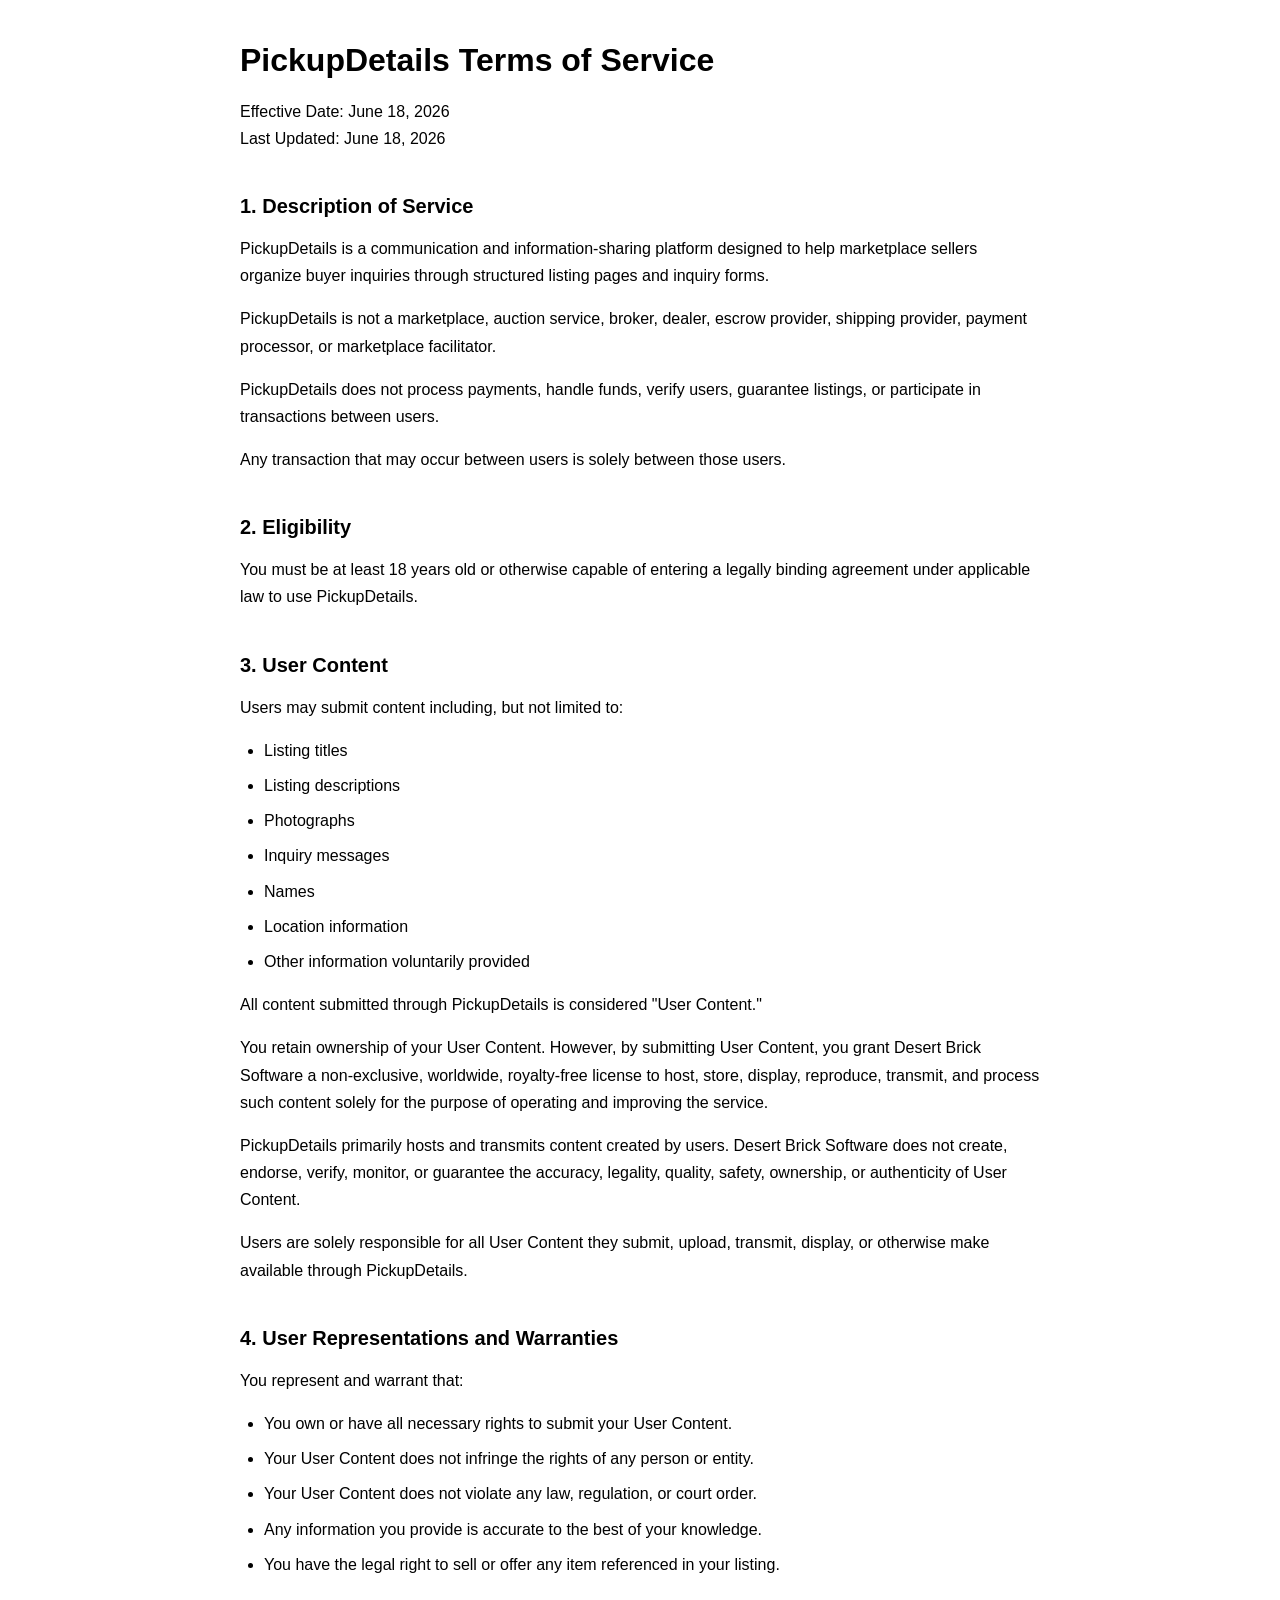
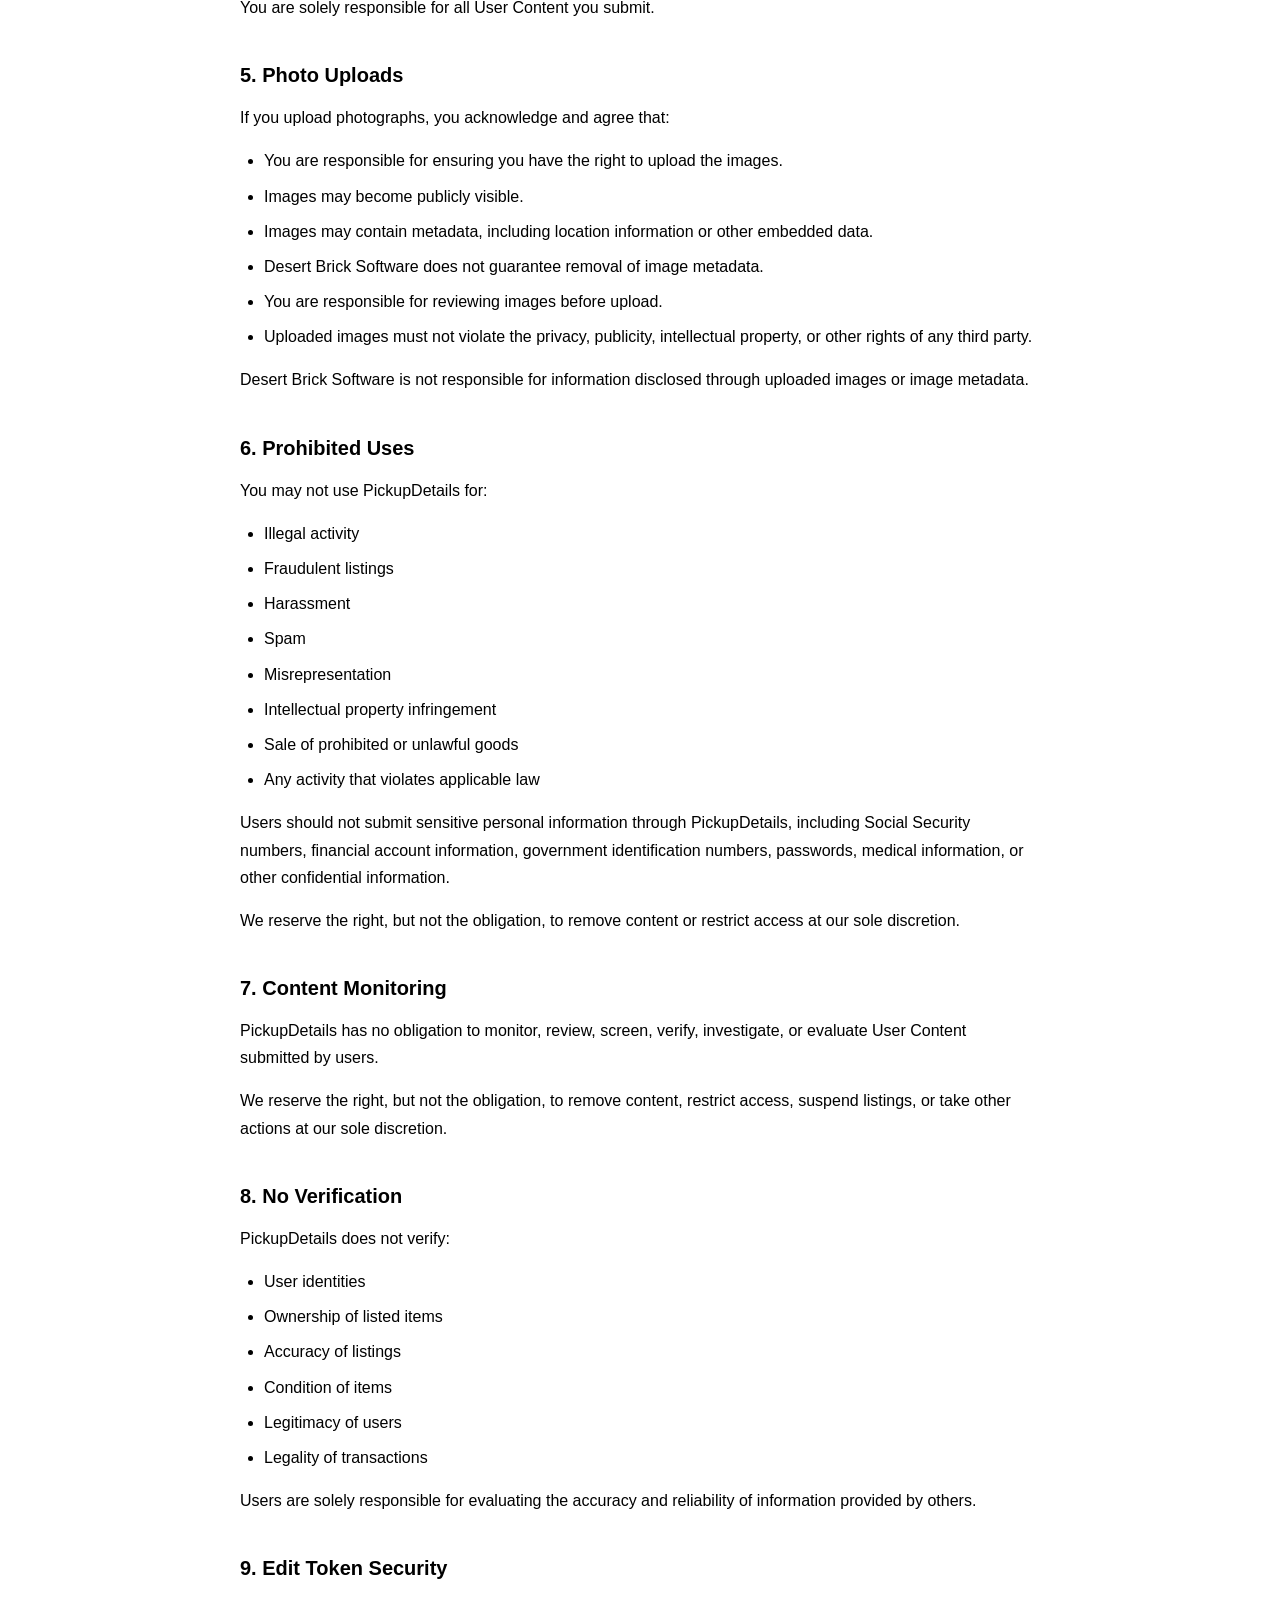
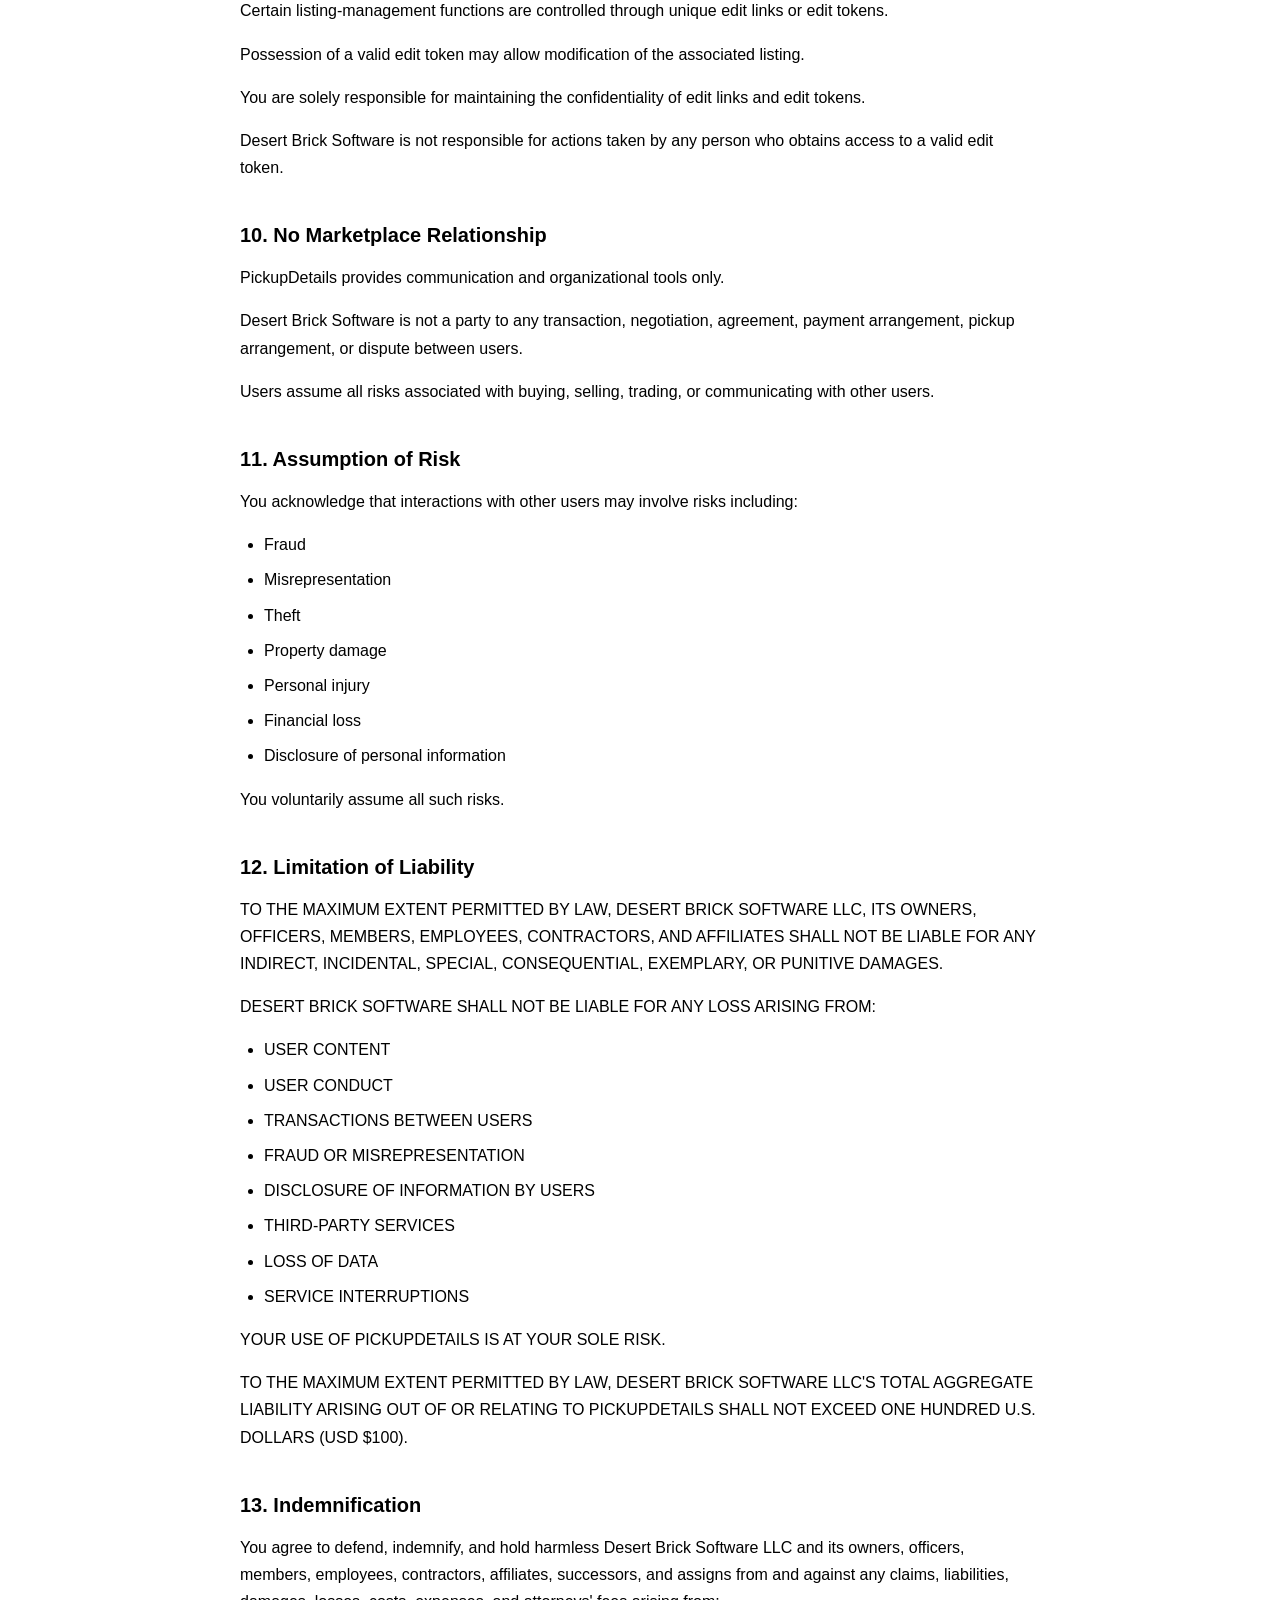
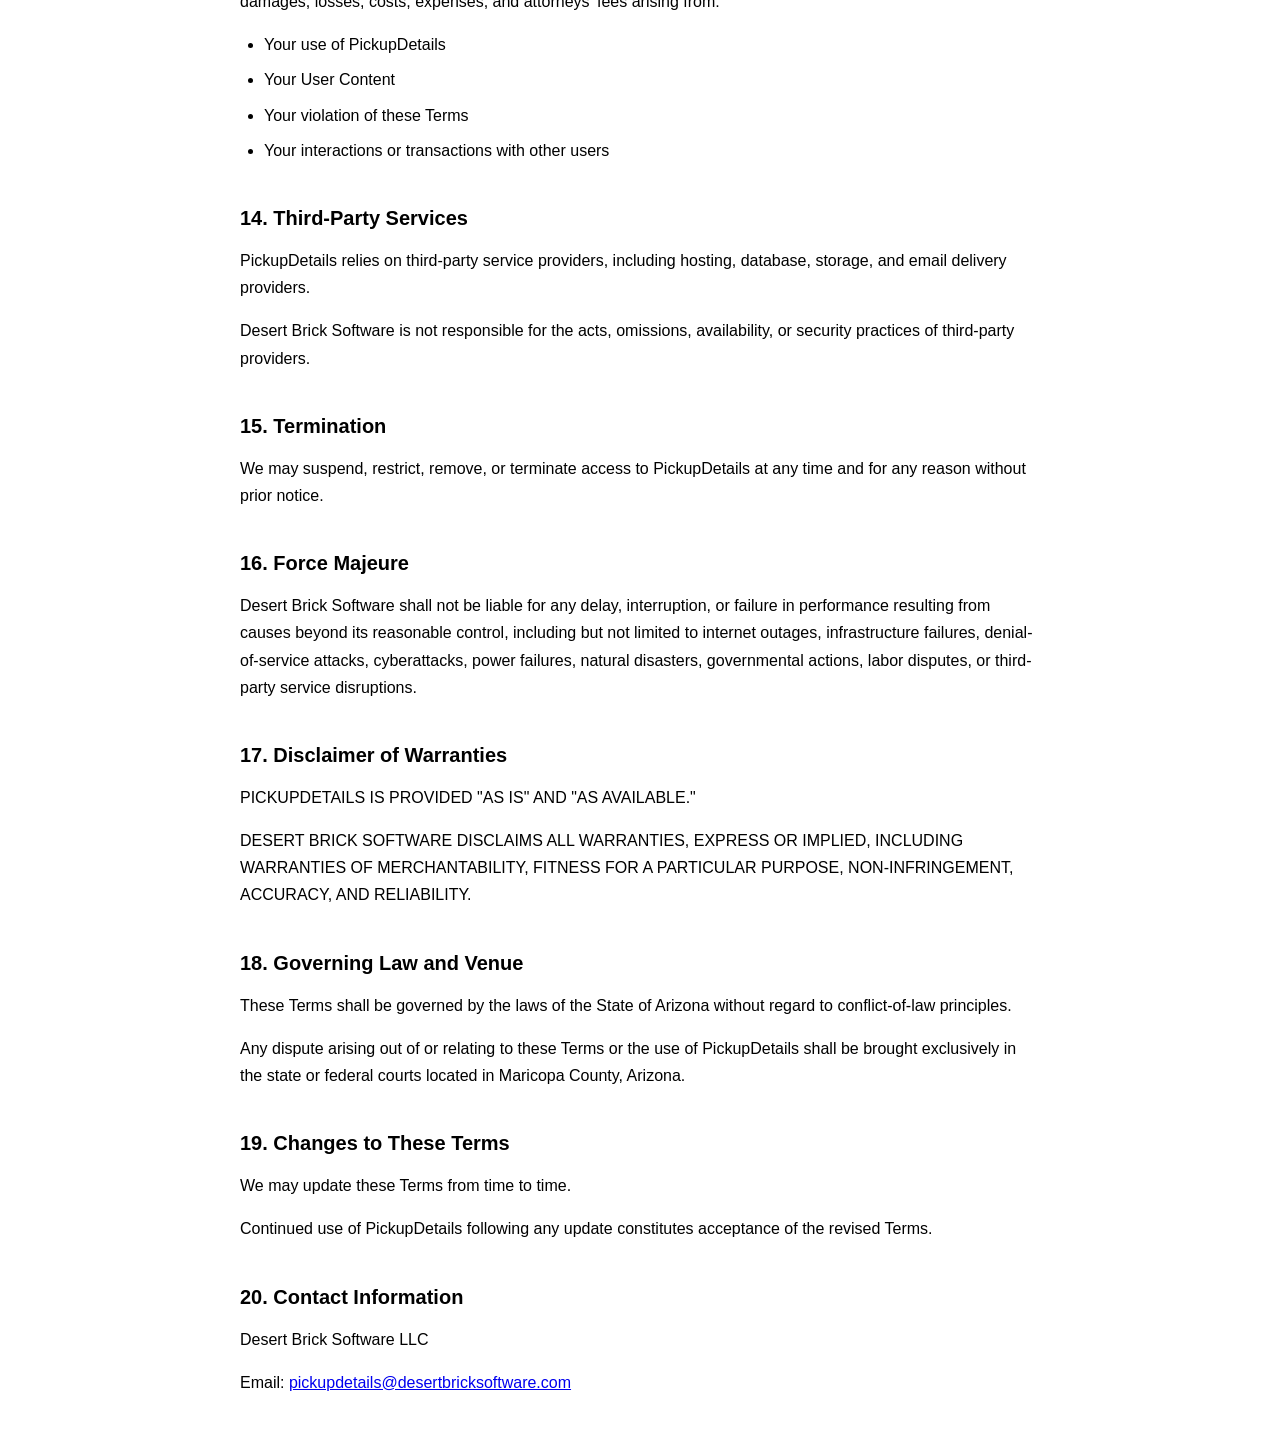
<file: apps/pickup-details/terms/index.html>
<!DOCTYPE html>
<html lang="en">
<head>
  <meta charset="UTF-8" />
  <meta name="viewport" content="width=device-width, initial-scale=1.0" />
  <title>Terms of Service - PickupDetails</title>
  <style>
    * {
      box-sizing: border-box;
    }

    body {
      margin: 0;
      padding: 40px 20px;
      font-family: Arial, sans-serif;
      background-color: #ffffff;
      color: #000000;
      line-height: 1.7;
    }

    .container {
      max-width: 800px;
      margin: 0 auto;
    }

    h1 {
      font-size: 2em;
      margin: 0 0 0.5em;
      line-height: 1.3;
    }

    h2 {
      font-size: 1.25em;
      margin: 2em 0 0.75em;
      line-height: 1.4;
    }

    p {
      margin: 0 0 1em;
    }

    ul {
      margin: 0 0 1em;
      padding-left: 1.5em;
    }

    li {
      margin-bottom: 0.5em;
    }

    a {
      color: #0000ee;
    }

    a:visited {
      color: #551a8b;
    }

    .meta {
      margin-bottom: 2em;
    }
  </style>
</head>
<body>
  <div class="container">
    <h1>PickupDetails Terms of Service</h1>

    <p class="meta">
      Effective Date: June 18, 2026<br />
      Last Updated: June 18, 2026
    </p>

    <h2>1. Description of Service</h2>
    <p>PickupDetails is a communication and information-sharing platform designed to help marketplace sellers organize buyer inquiries through structured listing pages and inquiry forms.</p>
    <p>PickupDetails is not a marketplace, auction service, broker, dealer, escrow provider, shipping provider, payment processor, or marketplace facilitator.</p>
    <p>PickupDetails does not process payments, handle funds, verify users, guarantee listings, or participate in transactions between users.</p>
    <p>Any transaction that may occur between users is solely between those users.</p>

    <h2>2. Eligibility</h2>
    <p>You must be at least 18 years old or otherwise capable of entering a legally binding agreement under applicable law to use PickupDetails.</p>

    <h2>3. User Content</h2>
    <p>Users may submit content including, but not limited to:</p>
    <ul>
      <li>Listing titles</li>
      <li>Listing descriptions</li>
      <li>Photographs</li>
      <li>Inquiry messages</li>
      <li>Names</li>
      <li>Location information</li>
      <li>Other information voluntarily provided</li>
    </ul>
    <p>All content submitted through PickupDetails is considered "User Content."</p>
    <p>You retain ownership of your User Content. However, by submitting User Content, you grant Desert Brick Software a non-exclusive, worldwide, royalty-free license to host, store, display, reproduce, transmit, and process such content solely for the purpose of operating and improving the service.</p>
    <p>PickupDetails primarily hosts and transmits content created by users. Desert Brick Software does not create, endorse, verify, monitor, or guarantee the accuracy, legality, quality, safety, ownership, or authenticity of User Content.</p>
    <p>Users are solely responsible for all User Content they submit, upload, transmit, display, or otherwise make available through PickupDetails.</p>

    <h2>4. User Representations and Warranties</h2>
    <p>You represent and warrant that:</p>
    <ul>
      <li>You own or have all necessary rights to submit your User Content.</li>
      <li>Your User Content does not infringe the rights of any person or entity.</li>
      <li>Your User Content does not violate any law, regulation, or court order.</li>
      <li>Any information you provide is accurate to the best of your knowledge.</li>
      <li>You have the legal right to sell or offer any item referenced in your listing.</li>
    </ul>
    <p>You are solely responsible for all User Content you submit.</p>

    <h2>5. Photo Uploads</h2>
    <p>If you upload photographs, you acknowledge and agree that:</p>
    <ul>
      <li>You are responsible for ensuring you have the right to upload the images.</li>
      <li>Images may become publicly visible.</li>
      <li>Images may contain metadata, including location information or other embedded data.</li>
      <li>Desert Brick Software does not guarantee removal of image metadata.</li>
      <li>You are responsible for reviewing images before upload.</li>
      <li>Uploaded images must not violate the privacy, publicity, intellectual property, or other rights of any third party.</li>
    </ul>
    <p>Desert Brick Software is not responsible for information disclosed through uploaded images or image metadata.</p>

    <h2>6. Prohibited Uses</h2>
    <p>You may not use PickupDetails for:</p>
    <ul>
      <li>Illegal activity</li>
      <li>Fraudulent listings</li>
      <li>Harassment</li>
      <li>Spam</li>
      <li>Misrepresentation</li>
      <li>Intellectual property infringement</li>
      <li>Sale of prohibited or unlawful goods</li>
      <li>Any activity that violates applicable law</li>
    </ul>
    <p>Users should not submit sensitive personal information through PickupDetails, including Social Security numbers, financial account information, government identification numbers, passwords, medical information, or other confidential information.</p>
    <p>We reserve the right, but not the obligation, to remove content or restrict access at our sole discretion.</p>

    <h2>7. Content Monitoring</h2>
    <p>PickupDetails has no obligation to monitor, review, screen, verify, investigate, or evaluate User Content submitted by users.</p>
    <p>We reserve the right, but not the obligation, to remove content, restrict access, suspend listings, or take other actions at our sole discretion.</p>

    <h2>8. No Verification</h2>
    <p>PickupDetails does not verify:</p>
    <ul>
      <li>User identities</li>
      <li>Ownership of listed items</li>
      <li>Accuracy of listings</li>
      <li>Condition of items</li>
      <li>Legitimacy of users</li>
      <li>Legality of transactions</li>
    </ul>
    <p>Users are solely responsible for evaluating the accuracy and reliability of information provided by others.</p>

    <h2>9. Edit Token Security</h2>
    <p>Certain listing-management functions are controlled through unique edit links or edit tokens.</p>
    <p>Possession of a valid edit token may allow modification of the associated listing.</p>
    <p>You are solely responsible for maintaining the confidentiality of edit links and edit tokens.</p>
    <p>Desert Brick Software is not responsible for actions taken by any person who obtains access to a valid edit token.</p>

    <h2>10. No Marketplace Relationship</h2>
    <p>PickupDetails provides communication and organizational tools only.</p>
    <p>Desert Brick Software is not a party to any transaction, negotiation, agreement, payment arrangement, pickup arrangement, or dispute between users.</p>
    <p>Users assume all risks associated with buying, selling, trading, or communicating with other users.</p>

    <h2>11. Assumption of Risk</h2>
    <p>You acknowledge that interactions with other users may involve risks including:</p>
    <ul>
      <li>Fraud</li>
      <li>Misrepresentation</li>
      <li>Theft</li>
      <li>Property damage</li>
      <li>Personal injury</li>
      <li>Financial loss</li>
      <li>Disclosure of personal information</li>
    </ul>
    <p>You voluntarily assume all such risks.</p>

    <h2>12. Limitation of Liability</h2>
    <p>TO THE MAXIMUM EXTENT PERMITTED BY LAW, DESERT BRICK SOFTWARE LLC, ITS OWNERS, OFFICERS, MEMBERS, EMPLOYEES, CONTRACTORS, AND AFFILIATES SHALL NOT BE LIABLE FOR ANY INDIRECT, INCIDENTAL, SPECIAL, CONSEQUENTIAL, EXEMPLARY, OR PUNITIVE DAMAGES.</p>
    <p>DESERT BRICK SOFTWARE SHALL NOT BE LIABLE FOR ANY LOSS ARISING FROM:</p>
    <ul>
      <li>USER CONTENT</li>
      <li>USER CONDUCT</li>
      <li>TRANSACTIONS BETWEEN USERS</li>
      <li>FRAUD OR MISREPRESENTATION</li>
      <li>DISCLOSURE OF INFORMATION BY USERS</li>
      <li>THIRD-PARTY SERVICES</li>
      <li>LOSS OF DATA</li>
      <li>SERVICE INTERRUPTIONS</li>
    </ul>
    <p>YOUR USE OF PICKUPDETAILS IS AT YOUR SOLE RISK.</p>
    <p>TO THE MAXIMUM EXTENT PERMITTED BY LAW, DESERT BRICK SOFTWARE LLC'S TOTAL AGGREGATE LIABILITY ARISING OUT OF OR RELATING TO PICKUPDETAILS SHALL NOT EXCEED ONE HUNDRED U.S. DOLLARS (USD $100).</p>

    <h2>13. Indemnification</h2>
    <p>You agree to defend, indemnify, and hold harmless Desert Brick Software LLC and its owners, officers, members, employees, contractors, affiliates, successors, and assigns from and against any claims, liabilities, damages, losses, costs, expenses, and attorneys' fees arising from:</p>
    <ul>
      <li>Your use of PickupDetails</li>
      <li>Your User Content</li>
      <li>Your violation of these Terms</li>
      <li>Your interactions or transactions with other users</li>
    </ul>

    <h2>14. Third-Party Services</h2>
    <p>PickupDetails relies on third-party service providers, including hosting, database, storage, and email delivery providers.</p>
    <p>Desert Brick Software is not responsible for the acts, omissions, availability, or security practices of third-party providers.</p>

    <h2>15. Termination</h2>
    <p>We may suspend, restrict, remove, or terminate access to PickupDetails at any time and for any reason without prior notice.</p>

    <h2>16. Force Majeure</h2>
    <p>Desert Brick Software shall not be liable for any delay, interruption, or failure in performance resulting from causes beyond its reasonable control, including but not limited to internet outages, infrastructure failures, denial-of-service attacks, cyberattacks, power failures, natural disasters, governmental actions, labor disputes, or third-party service disruptions.</p>

    <h2>17. Disclaimer of Warranties</h2>
    <p>PICKUPDETAILS IS PROVIDED "AS IS" AND "AS AVAILABLE."</p>
    <p>DESERT BRICK SOFTWARE DISCLAIMS ALL WARRANTIES, EXPRESS OR IMPLIED, INCLUDING WARRANTIES OF MERCHANTABILITY, FITNESS FOR A PARTICULAR PURPOSE, NON-INFRINGEMENT, ACCURACY, AND RELIABILITY.</p>

    <h2>18. Governing Law and Venue</h2>
    <p>These Terms shall be governed by the laws of the State of Arizona without regard to conflict-of-law principles.</p>
    <p>Any dispute arising out of or relating to these Terms or the use of PickupDetails shall be brought exclusively in the state or federal courts located in Maricopa County, Arizona.</p>

    <h2>19. Changes to These Terms</h2>
    <p>We may update these Terms from time to time.</p>
    <p>Continued use of PickupDetails following any update constitutes acceptance of the revised Terms.</p>

    <h2>20. Contact Information</h2>
    <p>Desert Brick Software LLC</p>
    <p>Email: <a href="mailto:pickupdetails@desertbricksoftware.com">pickupdetails@desertbricksoftware.com</a></p>
  </div>
</body>
</html>
</file>
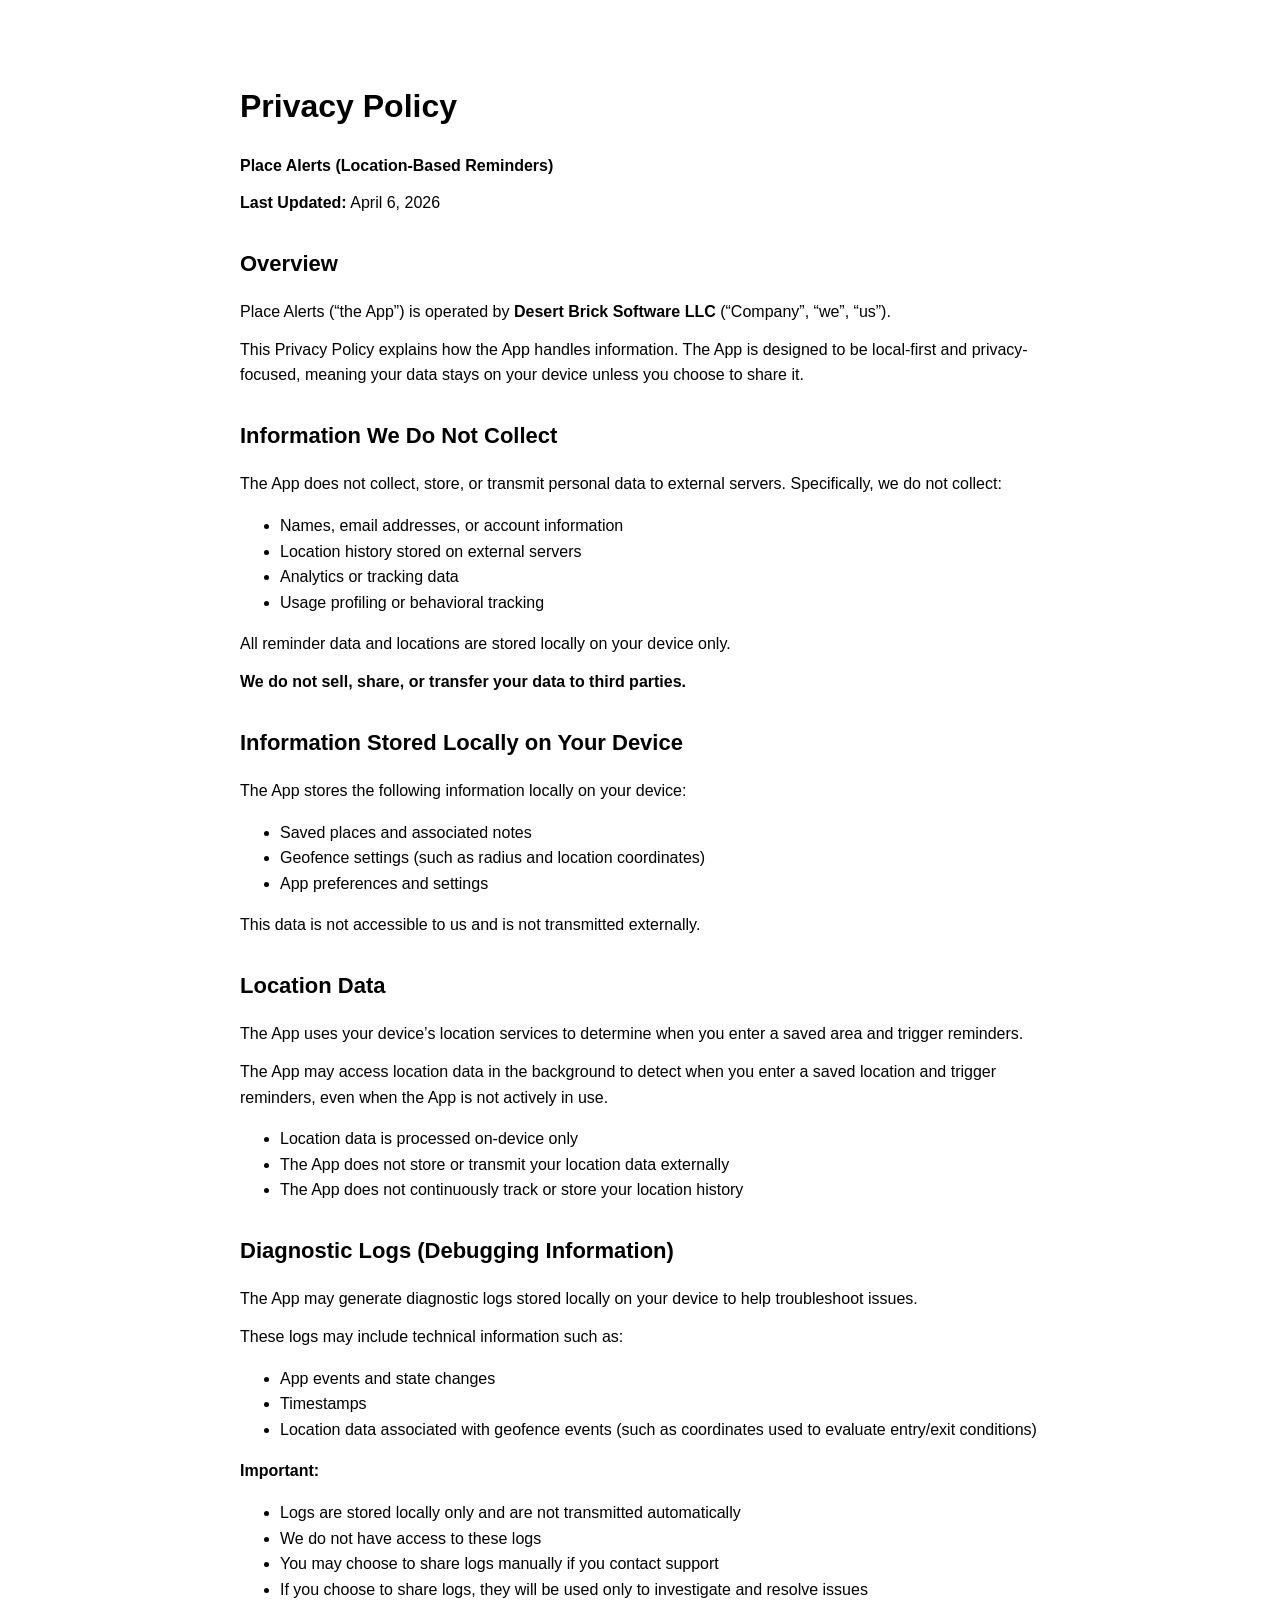
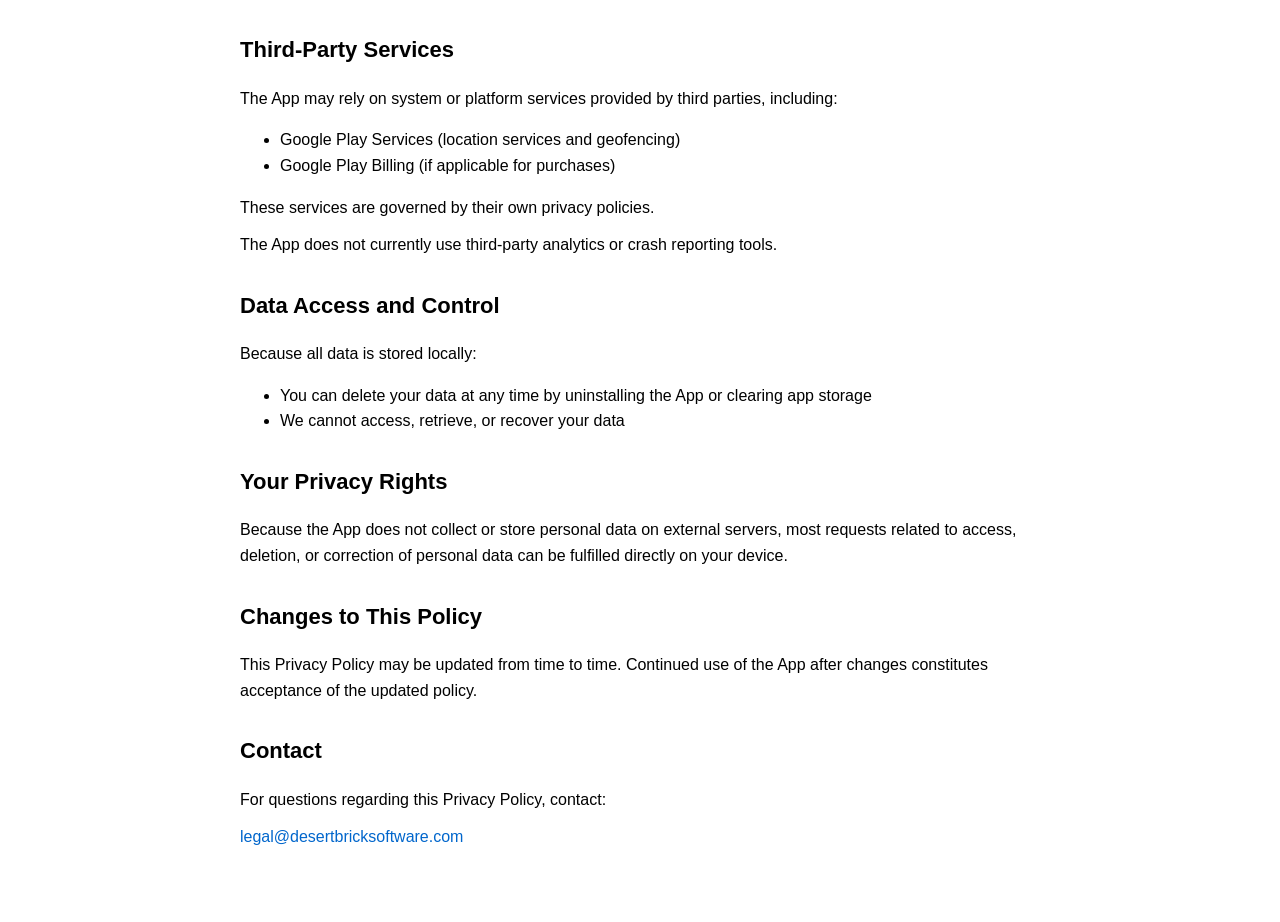
<file: apps/place-alerts/privacy-policy/index.html>
<!DOCTYPE html>
<html lang="en">
<head>

  <!-- Google tag (gtag.js) -->
  <script async src="https://www.googletagmanager.com/gtag/js?id=G-PC0YV3BC98"></script>
  <script>
    window.dataLayer = window.dataLayer || [];
    function gtag(){dataLayer.push(arguments);}
    gtag('js', new Date());

    gtag('config', 'G-PC0YV3BC98');
  </script>

  <meta charset="UTF-8">
  <title>Privacy Policy - Place Alerts</title>
  <meta name="viewport" content="width=device-width, initial-scale=1.0">

  <link rel="stylesheet" href="/css/legal.css">
</head>

<body>

<div class="container">

<h1>Privacy Policy</h1>

<p><strong>Place Alerts (Location-Based Reminders)</strong></p>
<p><strong>Last Updated:</strong> April 6, 2026</p>

<h2>Overview</h2>
<p>
Place Alerts (“the App”) is operated by <strong>Desert Brick Software LLC</strong> (“Company”, “we”, “us”).
</p>
<p>
This Privacy Policy explains how the App handles information. The App is designed to be local-first and privacy-focused, meaning your data stays on your device unless you choose to share it.
</p>

<h2>Information We Do Not Collect</h2>
<p>
The App does not collect, store, or transmit personal data to external servers. Specifically, we do not collect:
</p>

<ul>
<li>Names, email addresses, or account information</li>
<li>Location history stored on external servers</li>
<li>Analytics or tracking data</li>
<li>Usage profiling or behavioral tracking</li>
</ul>

<p>
All reminder data and locations are stored locally on your device only.
</p>

<p>
<strong>We do not sell, share, or transfer your data to third parties.</strong>
</p>

<h2>Information Stored Locally on Your Device</h2>
<p>The App stores the following information locally on your device:</p>

<ul>
<li>Saved places and associated notes</li>
<li>Geofence settings (such as radius and location coordinates)</li>
<li>App preferences and settings</li>
</ul>

<p>
This data is not accessible to us and is not transmitted externally.
</p>

<h2>Location Data</h2>
<p>
The App uses your device’s location services to determine when you enter a saved area and trigger reminders.
</p>

<p>
The App may access location data in the background to detect when you enter a saved location and trigger reminders, even when the App is not actively in use.
</p>

<ul>
<li>Location data is processed on-device only</li>
<li>The App does not store or transmit your location data externally</li>
<li>The App does not continuously track or store your location history</li>
</ul>

<h2>Diagnostic Logs (Debugging Information)</h2>
<p>
The App may generate diagnostic logs stored locally on your device to help troubleshoot issues.
</p>

<p>These logs may include technical information such as:</p>

<ul>
<li>App events and state changes</li>
<li>Timestamps</li>
<li>Location data associated with geofence events (such as coordinates used to evaluate entry/exit conditions)</li>
</ul>

<p><strong>Important:</strong></p>

<ul>
<li>Logs are stored locally only and are not transmitted automatically</li>
<li>We do not have access to these logs</li>
<li>You may choose to share logs manually if you contact support</li>
<li>If you choose to share logs, they will be used only to investigate and resolve issues</li>
</ul>

<h2>Third-Party Services</h2>
<p>
The App may rely on system or platform services provided by third parties, including:
</p>

<ul>
<li>Google Play Services (location services and geofencing)</li>
<li>Google Play Billing (if applicable for purchases)</li>
</ul>

<p>
These services are governed by their own privacy policies.
</p>

<p>
The App does not currently use third-party analytics or crash reporting tools.
</p>

<h2>Data Access and Control</h2>
<p>Because all data is stored locally:</p>

<ul>
<li>You can delete your data at any time by uninstalling the App or clearing app storage</li>
<li>We cannot access, retrieve, or recover your data</li>
</ul>

<h2>Your Privacy Rights</h2>
<p>
Because the App does not collect or store personal data on external servers, most requests related to access, deletion, or correction of personal data can be fulfilled directly on your device.
</p>

<h2>Changes to This Policy</h2>
<p>
This Privacy Policy may be updated from time to time. Continued use of the App after changes constitutes acceptance of the updated policy.
</p>

<h2>Contact</h2>
<p>
For questions regarding this Privacy Policy, contact:
</p>

<p>
<a href="mailto:legal@desertbricksoftware.com">legal@desertbricksoftware.com</a>
</p>

</div>

</body>
</html>
</file>
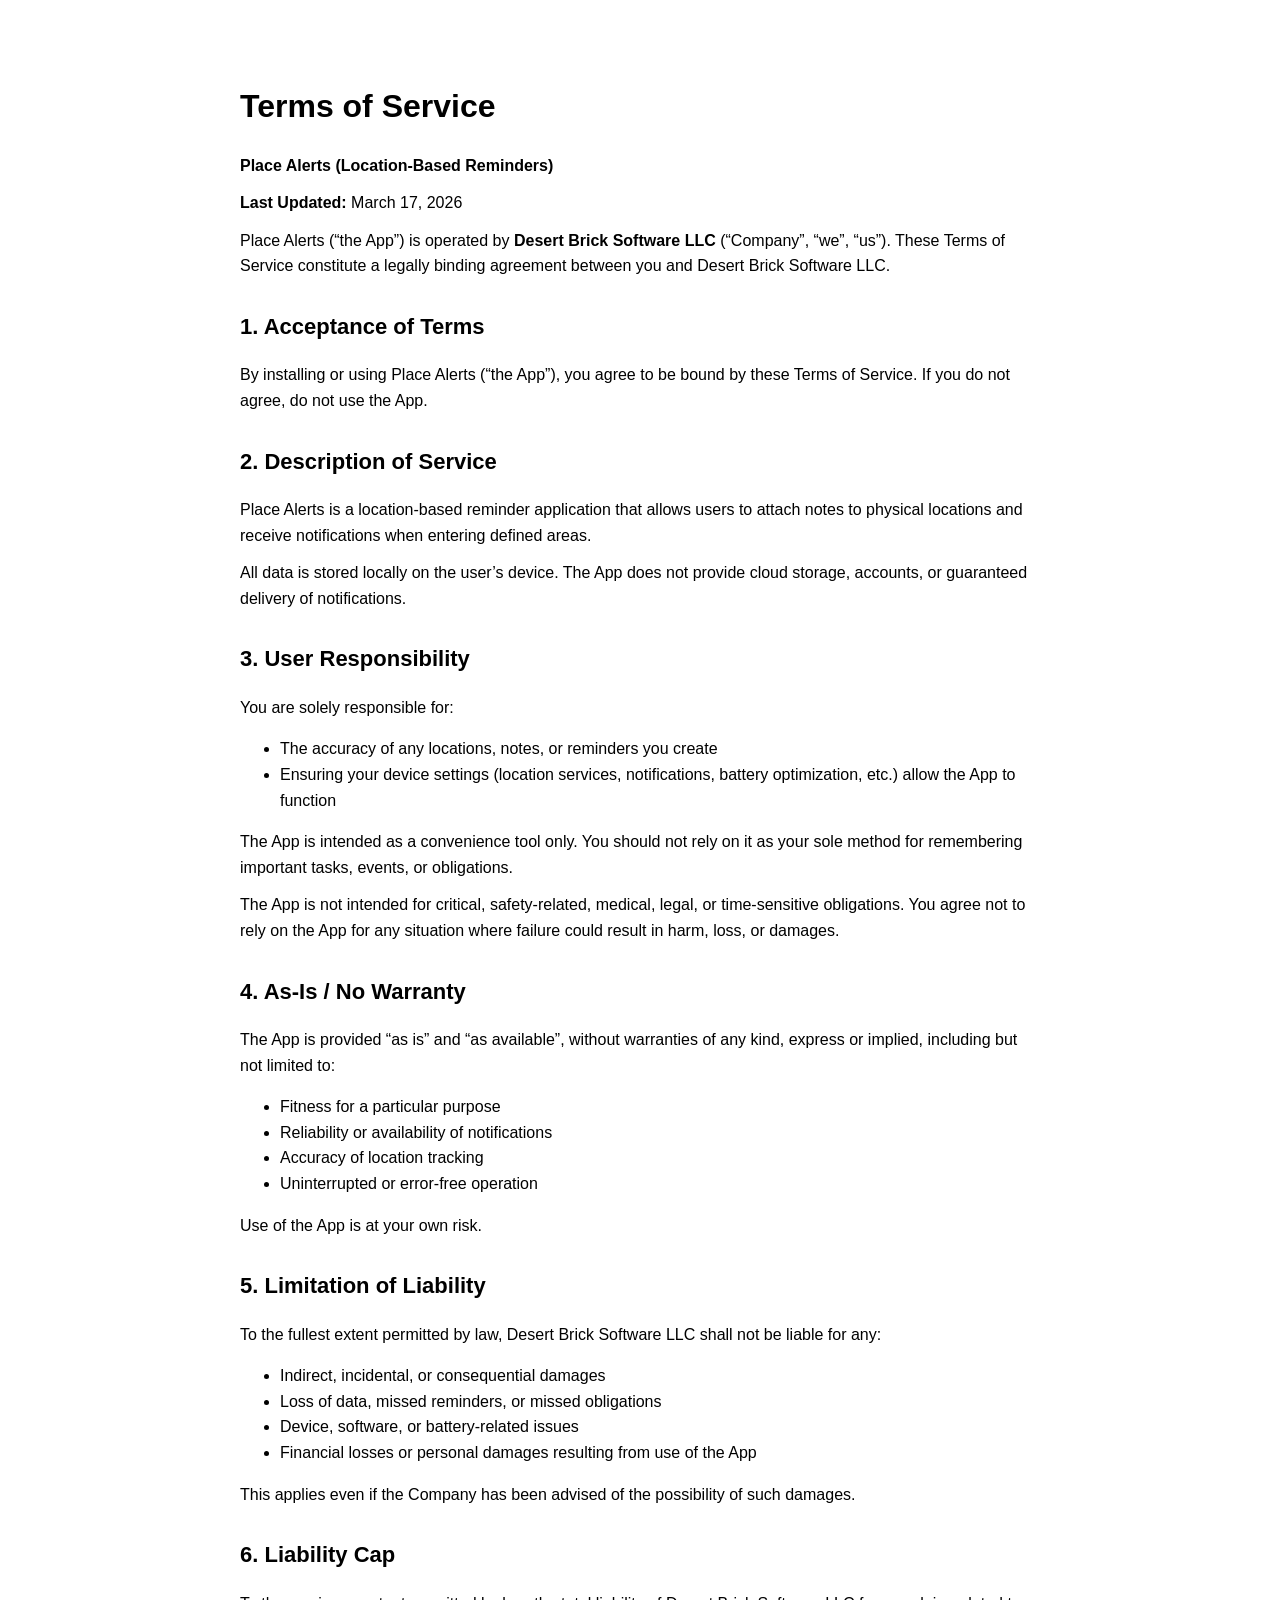
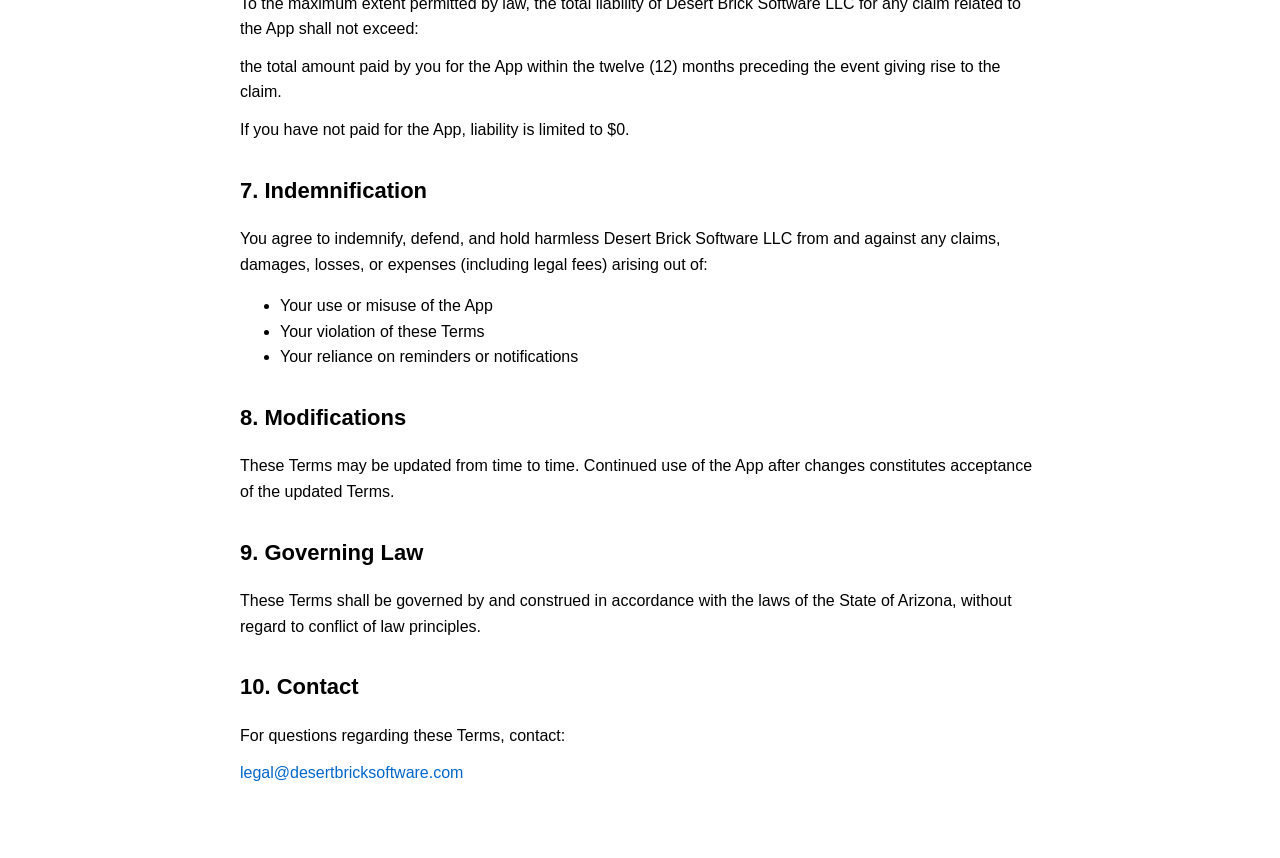
<file: apps/place-alerts/terms/index.html>
<!DOCTYPE html>
<html lang="en">
<head>

<!-- Google tag (gtag.js) -->
<script async src="https://www.googletagmanager.com/gtag/js?id=G-PC0YV3BC98"></script>
<script>
  window.dataLayer = window.dataLayer || [];
  function gtag(){dataLayer.push(arguments);}
  gtag('js', new Date());

  gtag('config', 'G-PC0YV3BC98');
</script>

<meta charset="UTF-8">
<meta name="viewport" content="width=device-width, initial-scale=1.0">

<title>Terms of Service – Place Alerts</title>

<link rel="stylesheet" href="/css/legal.css">

</head>

<body>

<div class="container">

<h1>Terms of Service</h1>

<p><strong>Place Alerts (Location-Based Reminders)</strong></p>
<p><strong>Last Updated:</strong> March 17, 2026</p>

<p>
Place Alerts (“the App”) is operated by <strong>Desert Brick Software LLC</strong> (“Company”, “we”, “us”). 
These Terms of Service constitute a legally binding agreement between you and Desert Brick Software LLC.
</p>

<h2>1. Acceptance of Terms</h2>
<p>
By installing or using Place Alerts (“the App”), you agree to be bound by these Terms of Service. 
If you do not agree, do not use the App.
</p>

<h2>2. Description of Service</h2>
<p>
Place Alerts is a location-based reminder application that allows users to attach notes to physical locations 
and receive notifications when entering defined areas.
</p>

<p>
All data is stored locally on the user’s device. The App does not provide cloud storage, accounts, 
or guaranteed delivery of notifications.
</p>

<h2>3. User Responsibility</h2>

<p>You are solely responsible for:</p>

<ul>
<li>The accuracy of any locations, notes, or reminders you create</li>
<li>Ensuring your device settings (location services, notifications, battery optimization, etc.) allow the App to function</li>
</ul>

<p>
The App is intended as a convenience tool only. You should not rely on it as your sole method for remembering 
important tasks, events, or obligations.
</p>

<p>
The App is not intended for critical, safety-related, medical, legal, or time-sensitive obligations. 
You agree not to rely on the App for any situation where failure could result in harm, loss, or damages.
</p>

<h2>4. As-Is / No Warranty</h2>

<p>
The App is provided “as is” and “as available”, without warranties of any kind, express or implied, including but not limited to:
</p>

<ul>
<li>Fitness for a particular purpose</li>
<li>Reliability or availability of notifications</li>
<li>Accuracy of location tracking</li>
<li>Uninterrupted or error-free operation</li>
</ul>

<p>Use of the App is at your own risk.</p>

<h2>5. Limitation of Liability</h2>

<p>
To the fullest extent permitted by law, Desert Brick Software LLC shall not be liable for any:
</p>

<ul>
<li>Indirect, incidental, or consequential damages</li>
<li>Loss of data, missed reminders, or missed obligations</li>
<li>Device, software, or battery-related issues</li>
<li>Financial losses or personal damages resulting from use of the App</li>
</ul>

<p>
This applies even if the Company has been advised of the possibility of such damages.
</p>

<h2>6. Liability Cap</h2>

<p>
To the maximum extent permitted by law, the total liability of Desert Brick Software LLC for any claim related to the App shall not exceed:
</p>

<p>
the total amount paid by you for the App within the twelve (12) months preceding the event giving rise to the claim.
</p>

<p>
If you have not paid for the App, liability is limited to $0.
</p>

<h2>7. Indemnification</h2>

<p>
You agree to indemnify, defend, and hold harmless Desert Brick Software LLC from and against any claims, damages, 
losses, or expenses (including legal fees) arising out of:
</p>

<ul>
<li>Your use or misuse of the App</li>
<li>Your violation of these Terms</li>
<li>Your reliance on reminders or notifications</li>
</ul>

<h2>8. Modifications</h2>

<p>
These Terms may be updated from time to time. Continued use of the App after changes constitutes acceptance 
of the updated Terms.
</p>

<h2>9. Governing Law</h2>

<p>
These Terms shall be governed by and construed in accordance with the laws of the State of Arizona, 
without regard to conflict of law principles.
</p>

<h2>10. Contact</h2>

<p>
For questions regarding these Terms, contact:
</p>

<p>
<a href="mailto:legal@desertbricksoftware.com">legal@desertbricksoftware.com</a>
</p>

</div>

</body>
</html>
</file>
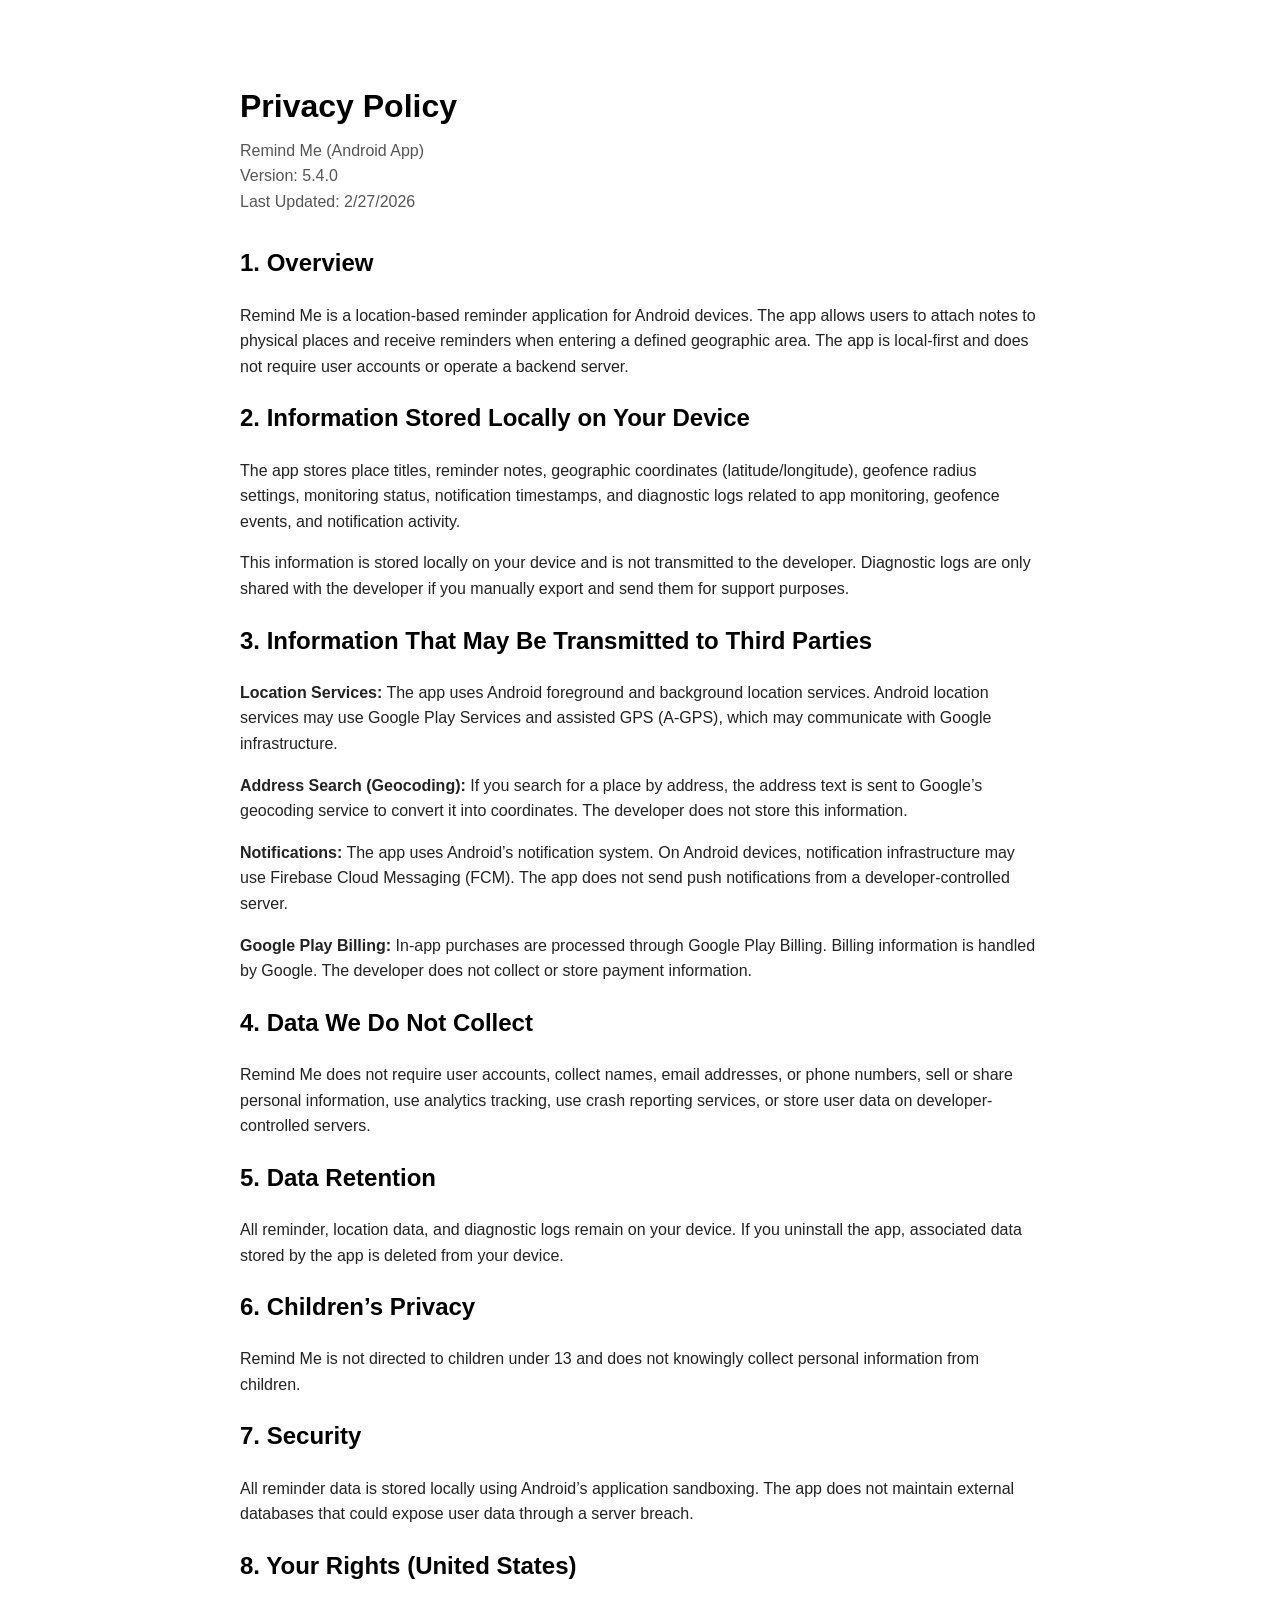
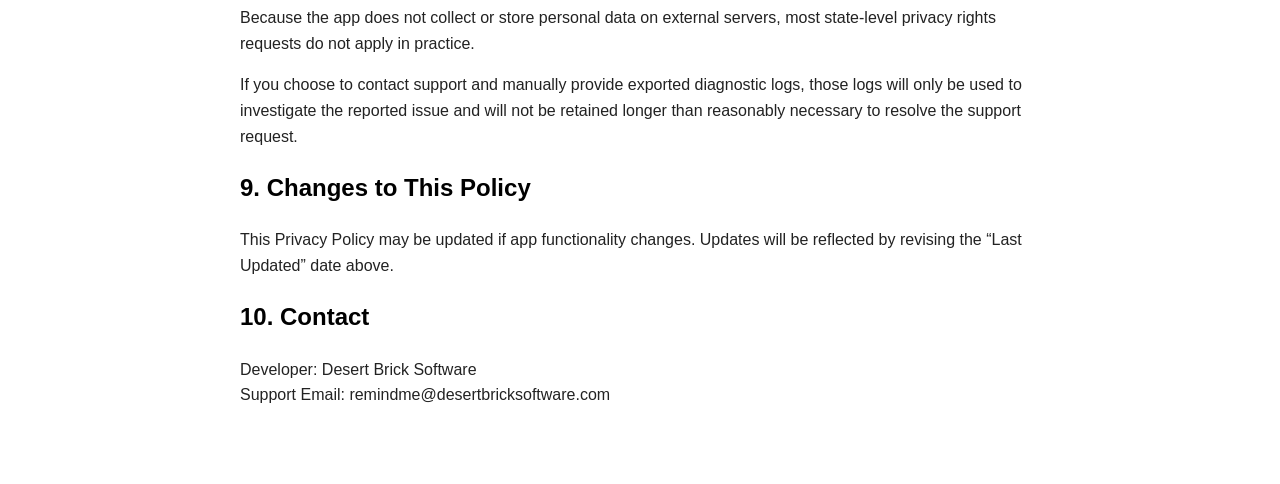
<file: privacy-policy.html>
<!DOCTYPE html>
<html lang="en">
<head>
<meta charset="UTF-8">
<title>Privacy Policy – Remind Me</title>
<meta name="viewport" content="width=device-width, initial-scale=1.0">
<style>
body {
  font-family: Arial, Helvetica, sans-serif;
  max-width: 800px;
  margin: 40px auto;
  padding: 20px;
  line-height: 1.6;
  color: #222;
}
h1, h2 {
  color: #000;
}
h1 {
  margin-bottom: 5px;
}
.subtitle {
  color: #555;
  margin-bottom: 30px;
}
</style>
</head>

<body>

<h1>Privacy Policy</h1>
<div class="subtitle">
Remind Me (Android App)<br>
Version: 5.4.0<br>
Last Updated: 2/27/2026
</div>

<h2>1. Overview</h2>
<p>
Remind Me is a location-based reminder application for Android devices. The app allows users to
attach notes to physical places and receive reminders when entering a defined geographic area.
The app is local-first and does not require user accounts or operate a backend server.
</p>

<h2>2. Information Stored Locally on Your Device</h2>
<p>
The app stores place titles, reminder notes, geographic coordinates (latitude/longitude), geofence
radius settings, monitoring status, notification timestamps, and diagnostic logs related to app
monitoring, geofence events, and notification activity.
</p>

<p>
This information is stored locally on your device and is not transmitted to the developer.
Diagnostic logs are only shared with the developer if you manually export and send them for
support purposes.
</p>

<h2>3. Information That May Be Transmitted to Third Parties</h2>

<p><strong>Location Services:</strong>  
The app uses Android foreground and background location services. Android location services may
use Google Play Services and assisted GPS (A-GPS), which may communicate with Google
infrastructure.
</p>

<p><strong>Address Search (Geocoding):</strong>  
If you search for a place by address, the address text is sent to Google’s geocoding service to
convert it into coordinates. The developer does not store this information.
</p>

<p><strong>Notifications:</strong>  
The app uses Android’s notification system. On Android devices, notification infrastructure may
use Firebase Cloud Messaging (FCM). The app does not send push notifications from a
developer-controlled server.
</p>

<p><strong>Google Play Billing:</strong>  
In-app purchases are processed through Google Play Billing. Billing information is handled by
Google. The developer does not collect or store payment information.
</p>

<h2>4. Data We Do Not Collect</h2>
<p>
Remind Me does not require user accounts, collect names, email addresses, or phone numbers,
sell or share personal information, use analytics tracking, use crash reporting services, or store
user data on developer-controlled servers.
</p>

<h2>5. Data Retention</h2>
<p>
All reminder, location data, and diagnostic logs remain on your device. If you uninstall the app,
associated data stored by the app is deleted from your device.
</p>

<h2>6. Children’s Privacy</h2>
<p>
Remind Me is not directed to children under 13 and does not knowingly collect personal
information from children.
</p>

<h2>7. Security</h2>
<p>
All reminder data is stored locally using Android’s application sandboxing. The app does not
maintain external databases that could expose user data through a server breach.
</p>

<h2>8. Your Rights (United States)</h2>
<p>
Because the app does not collect or store personal data on external servers, most state-level
privacy rights requests do not apply in practice.
</p>

<p>
If you choose to contact support and manually provide exported diagnostic logs, those logs will
only be used to investigate the reported issue and will not be retained longer than reasonably
necessary to resolve the support request.
</p>

<h2>9. Changes to This Policy</h2>
<p>
This Privacy Policy may be updated if app functionality changes. Updates will be reflected by
revising the “Last Updated” date above.
</p>

<h2>10. Contact</h2>
<p>
Developer: Desert Brick Software<br>
Support Email: remindme@desertbricksoftware.com
</p>

</body>
</html>
</file>
<file: css/home.css>
body{
margin:0;
font-family:Arial, Helvetica, sans-serif;
background:#1e1e1e;
color:#e6e6e6;
}



/* HEADER */

/* HEADER */

.header{
background:#0f0f0f;
border-bottom:3px solid #c65a24;
}

.header-inner{
display:flex;
align-items:center;
justify-content:center;
padding:60px 60px;   /* bigger header height */
position:relative;
}

.logo{
height:180px;
position:absolute;
left:40px;
top:50%;
transform:translateY(-50%);
}

.brand{
font-size:64px;      /* stronger title */
font-weight:700;
letter-spacing:2px;
color:#c65a24;
}



/* HERO */

.hero{
text-align:center;
padding:24px 20px 14px;

background-image:
linear-gradient(rgba(30,30,30,.92), rgba(30,30,30,.92)),
url("https://www.transparenttextures.com/patterns/brick-wall.png");
}

.hero h1{
font-size:46px;
margin-bottom:16px;
color:#b64a18;
}

.hero p{
font-size:21px;
color:#cfcfcf;
}

.brick{
color:inherit;
}



/* DIVIDER */

.divider{
height:3px;
background:#c65a24;
width:80%;
margin:30px auto 40px auto;
}



/* PRODUCTS */

.products{
max-width:1000px;
margin:auto;
padding-bottom:70px;
}

.products h2{
text-align:center;
font-size:32px;
margin-bottom:30px;
}



/* ACCORDION */

.accordion-item{
border-top:2px solid #c65a24;
}

.accordion-item:last-child{
border-bottom:2px solid #c65a24;
}

.accordion-header{
width:100%;
background:none;
border:none;
color:#ffffff;
font-size:24px;
padding:18px;
text-align:left;
cursor:pointer;
display:flex;
align-items:center;
gap:14px;
}



/* CHEVRON */

.chevron{
color:#9aa4ad;
font-size:18px;
transition:transform .3s ease;
}

/* PRODUCT COLORS */

.product-title.live{
color:#ffffff;
}

.product-title.future{
color:#7a7a7a;
}



/* ACCORDION CONTENT */

.accordion-content{
max-height:0;
overflow:hidden;
transition:max-height .35s ease;
padding:0 18px;
color:#d0d0d0;
}



/* BUTTONS */

.product-buttons{
margin-top:20px;
display:flex;
flex-direction:column;
gap:10px;
max-width:300px;
}

.btn{
text-decoration:none;
border:1px solid #555;
padding:12px;
text-align:center;
border-radius:5px;
color:#e6e6e6;
transition:all .2s;
}

.btn:hover{
background:#444;
}

.primary{
background:#c65a24;
border:none;
color:#111;
font-weight:600;
}

.primary:hover{
background:#d96b2c;
}



/* FOOTER */

.footer{
text-align:center;
padding:30px;
background:#0f0f0f;
border-top:2px solid #c65a24;
font-size:14px;
color:#aaaaaa;
}

@media (max-width: 768px) {

  .header-inner{
    flex-direction:column;
    gap:20px;
    padding:30px 20px;
  }

  .logo{
    position:static;
    transform:none;
    left:auto;
    top:auto;
    height:140px;
  }

  .brand{
    font-size:clamp(36px, 8vw, 48px);
    text-align:center;
    letter-spacing:1px;
    line-height:1.1;
  }

}
</file>
<file: css/keepscape.css>
:root {
  --cream: #f6f1e8;
  --cream-deep: #efe8db;
  --parchment: #e7dfd0;
  --ink: #2b2723;
  --ink-soft: #5c564e;
  --bronze: #7a4e3a;
  --line: rgba(43, 39, 35, 0.12);
  --shadow: 0 24px 56px rgba(43, 39, 35, 0.1);
  --serif: "Cormorant Garamond", "Iowan Old Style", Georgia, serif;
  --sans: "Source Sans 3", "Segoe UI", Helvetica, Arial, sans-serif;
}

* {
  box-sizing: border-box;
}

html {
  scroll-behavior: smooth;
}

@media (prefers-reduced-motion: reduce) {
  html {
    scroll-behavior: auto;
  }
}

body {
  margin: 0;
  font-family: var(--sans);
  background: var(--cream);
  color: var(--ink);
  line-height: 1.6;
  -webkit-font-smoothing: antialiased;
}

img {
  max-width: 100%;
  height: auto;
}

a {
  color: inherit;
}

.wrap {
  width: min(1120px, calc(100% - 48px));
  margin: 0 auto;
}

.wrap-narrow {
  width: min(720px, calc(100% - 48px));
  margin: 0 auto;
}

.site-header {
  display: flex;
  align-items: center;
  justify-content: space-between;
  gap: 16px;
  width: min(1120px, calc(100% - 48px));
  margin: 0 auto;
  padding: 28px 0;
}

.wordmark {
  font-family: var(--serif);
  font-size: 28px;
  font-weight: 600;
  letter-spacing: 0.02em;
  text-decoration: none;
  color: var(--ink);
}

.header-cta {
  display: inline-flex;
  align-items: center;
  justify-content: center;
  min-height: 44px;
  padding: 10px 18px;
  border: 1px solid var(--ink);
  border-radius: 999px;
  text-decoration: none;
  font-size: 14px;
  font-weight: 600;
  letter-spacing: 0.02em;
}

.header-cta:hover {
  background: var(--ink);
  color: var(--cream);
}

.hero {
  padding: 72px 0 96px;
  text-align: center;
}

.hero-brand {
  margin: 0 0 20px;
  font-family: var(--serif);
  font-size: clamp(20px, 2.4vw, 26px);
  font-weight: 600;
  letter-spacing: 0.08em;
  text-transform: uppercase;
  color: var(--bronze);
}

.hero h1 {
  margin: 0 auto 24px;
  max-width: 16ch;
  font-family: var(--serif);
  font-size: clamp(40px, 6.4vw, 72px);
  font-weight: 600;
  line-height: 1.08;
  letter-spacing: -0.02em;
}

.hero-copy {
  margin: 0 auto 36px;
  max-width: 640px;
  font-size: 19px;
  line-height: 1.7;
  color: var(--ink-soft);
}

.hero-actions {
  display: flex;
  flex-wrap: wrap;
  justify-content: center;
  gap: 12px;
}

.btn {
  display: inline-flex;
  align-items: center;
  justify-content: center;
  min-height: 52px;
  padding: 14px 26px;
  border-radius: 999px;
  text-decoration: none;
  font-size: 16px;
  font-weight: 600;
  letter-spacing: 0.01em;
  border: 1px solid transparent;
  cursor: pointer;
  font-family: inherit;
}

.btn:focus-visible,
.header-cta:focus-visible,
.wordmark:focus-visible {
  outline: 2px solid var(--ink);
  outline-offset: 3px;
}

.btn-primary {
  background: var(--ink);
  color: var(--cream);
}

.btn-primary:hover {
  background: #1a1816;
}

.btn-secondary {
  background: transparent;
  color: var(--ink);
  border-color: var(--ink);
}

.btn-secondary:hover {
  background: var(--ink);
  color: var(--cream);
}

.section {
  padding: 88px 0;
}

.section-alt {
  background: var(--cream-deep);
}

.section-label {
  margin: 0 0 10px;
  font-size: 13px;
  font-weight: 600;
  letter-spacing: 0.14em;
  text-transform: uppercase;
  color: var(--bronze);
}

.section-heading {
  margin: 0 0 16px;
  font-family: var(--serif);
  font-size: clamp(32px, 4.4vw, 48px);
  font-weight: 600;
  line-height: 1.15;
}

.section-intro {
  margin: 0 0 56px;
  max-width: 640px;
  font-size: 18px;
  color: var(--ink-soft);
}

.steps {
  display: grid;
  gap: 80px;
}

.step {
  display: grid;
  grid-template-columns: 1.15fr 0.85fr;
  gap: 56px;
  align-items: center;
}

.step-reverse {
  grid-template-columns: 0.85fr 1.15fr;
}

.step-reverse .step-media {
  order: 2;
}

.step-media img {
  display: block;
  width: 100%;
  border-radius: 16px;
  box-shadow: var(--shadow);
  background: var(--parchment);
}

.step-copy h3 {
  margin: 8px 0 14px;
  font-family: var(--serif);
  font-size: clamp(32px, 3.4vw, 42px);
  font-weight: 600;
  line-height: 1.15;
}

.step-copy p {
  margin: 0;
  font-size: 18px;
  color: var(--ink-soft);
}

.difference {
  text-align: center;
}

.difference .section-heading,
.difference .section-intro,
.difference .section-label {
  margin-left: auto;
  margin-right: auto;
}

.difference .section-intro {
  margin-bottom: 0;
  max-width: 620px;
}

.vendor-types {
  display: flex;
  flex-wrap: wrap;
  gap: 10px;
  margin: 0 0 48px;
  padding: 0;
  list-style: none;
}

.vendor-types li {
  padding: 8px 14px;
  border: 1px solid var(--line);
  border-radius: 999px;
  font-size: 15px;
  color: var(--ink-soft);
  background: rgba(255, 255, 255, 0.35);
}

.value-list {
  display: grid;
  grid-template-columns: repeat(2, minmax(0, 1fr));
  gap: 18px 32px;
  margin: 0;
  padding: 0;
  list-style: none;
}

.value-list li {
  position: relative;
  padding-left: 18px;
  font-size: 17px;
  color: var(--ink-soft);
}

.value-list li::before {
  content: "";
  position: absolute;
  left: 0;
  top: 0.7em;
  width: 6px;
  height: 6px;
  border-radius: 50%;
  background: var(--bronze);
}

.partner-card {
  width: min(640px, 100%);
  margin: 36px auto 0;
  padding: 32px 28px;
  background: #fffdf8;
  border: 1px solid var(--line);
  border-radius: 18px;
}

.partner-copy {
  margin: 0 0 28px;
  font-size: 18px;
  color: var(--ink-soft);
}

.partner-field {
  margin-bottom: 18px;
}

.partner-field label,
.partner-field legend {
  display: block;
  margin-bottom: 6px;
  font-size: 14px;
  font-weight: 600;
}

.optional {
  font-weight: 400;
  color: var(--ink-soft);
}

.partner-field input,
.partner-field select,
.partner-field textarea {
  width: 100%;
  padding: 12px 14px;
  border: 1px solid var(--line);
  border-radius: 8px;
  background: #fff;
  color: var(--ink);
  font-family: inherit;
  font-size: 16px;
}

.partner-field textarea {
  min-height: 110px;
  resize: vertical;
}

.partner-field input:focus,
.partner-field select:focus,
.partner-field textarea:focus {
  outline: 2px solid var(--ink);
  outline-offset: 1px;
}

.partner-card .btn {
  width: 100%;
  margin-top: 8px;
}

.partner-note {
  margin: 14px 0 0;
  text-align: center;
  font-size: 13px;
  color: var(--ink-soft);
}

.faq-list {
  display: grid;
  gap: 0;
}

.faq-list details {
  border-bottom: 1px solid var(--line);
}

.faq-list details:first-child {
  border-top: 1px solid var(--line);
}

.faq-list summary {
  cursor: pointer;
  list-style: none;
  padding: 20px 28px 20px 0;
  font-size: 18px;
  font-weight: 600;
  position: relative;
}

.faq-list summary::-webkit-details-marker {
  display: none;
}

.faq-list summary::after {
  content: "+";
  position: absolute;
  right: 0;
  top: 18px;
  font-size: 22px;
  font-weight: 400;
  color: var(--bronze);
}

.faq-list details[open] summary::after {
  content: "–";
}

.faq-list details p {
  margin: 0 0 20px;
  padding-right: 28px;
  color: var(--ink-soft);
}

.site-footer {
  padding: 36px 24px 48px;
  text-align: center;
  font-size: 13px;
  color: var(--ink-soft);
}

.site-footer p {
  margin: 0;
}

#how-it-works,
#partner,
#faq,
#professionals,
#difference {
  scroll-margin-top: 24px;
}

@media (max-width: 860px) {
  .step,
  .step-reverse {
    grid-template-columns: 1fr;
    gap: 24px;
  }

  .step-reverse .step-media {
    order: 0;
  }

  .value-list {
    grid-template-columns: 1fr;
  }
}

@media (max-width: 640px) {
  .wrap,
  .wrap-narrow,
  .site-header {
    width: min(1120px, calc(100% - 32px));
  }

  .site-header {
    padding: 20px 0;
  }

  .wordmark {
    font-size: 24px;
  }

  .header-cta {
    padding: 10px 14px;
    font-size: 13px;
  }

  .hero {
    padding: 48px 0 72px;
  }

  .hero-copy {
    font-size: 17px;
  }

  .hero-actions,
  .partner-card .btn {
    display: grid;
  }

  .hero-actions .btn,
  .partner-card .btn {
    width: 100%;
  }

  .section {
    padding: 64px 0;
  }

  .steps {
    gap: 56px;
  }

  .section-intro,
  .step-copy p,
  .partner-copy {
    font-size: 17px;
  }

  .partner-card {
    padding: 24px 18px;
  }
}
</file>
<file: css/navmate.css>
/* NAVMATE HERO */

.navmate-hero {
  text-align: center;
  padding: 40px 20px 30px;
  max-width: 720px;
  margin: 0 auto;
  background-image:
    linear-gradient(rgba(30, 30, 30, .92), rgba(30, 30, 30, .92)),
    url("https://www.transparenttextures.com/patterns/brick-wall.png");
}

.navmate-hero h1 {
  font-size: 52px;
  margin: 0 0 12px;
  color: #c65a24;
}

.navmate-hero .subtitle {
  font-size: 26px;
  color: #e6e6e6;
  margin: 0 0 24px;
}

.navmate-hero p {
  font-size: 18px;
  color: #cfcfcf;
  line-height: 1.6;
  margin: 0 0 16px;
}



/* SECTIONS */

.navmate-section {
  max-width: 720px;
  margin: 0 auto;
  padding: 0 20px 50px;
}

.navmate-section h2 {
  font-size: 28px;
  color: #c65a24;
  margin: 0 0 20px;
  text-align: center;
}

.navmate-section p {
  font-size: 17px;
  color: #d0d0d0;
  line-height: 1.6;
  margin: 0 0 14px;
}



/* WAITLIST */

.waitlist-card {
  border: 2px solid #c65a24;
  border-radius: 8px;
  padding: 28px 24px;
  background: #252525;
}

.waitlist-card h2 {
  margin-bottom: 24px;
}

.waitlist-field {
  margin-bottom: 18px;
}

.waitlist-field label {
  display: block;
  font-size: 15px;
  color: #e6e6e6;
  margin-bottom: 6px;
}

.label-optional {
  color: #888;
}

.waitlist-field input[type="text"],
.waitlist-field input[type="email"] {
  width: 100%;
  box-sizing: border-box;
  padding: 12px;
  font-size: 16px;
  border: 1px solid #555;
  border-radius: 5px;
  background: #1e1e1e;
  color: #e6e6e6;
}

.waitlist-field input:focus {
  outline: none;
  border-color: #c65a24;
}

.waitlist-radios legend {
  font-size: 15px;
  color: #e6e6e6;
  margin-bottom: 10px;
  padding: 0;
}

.waitlist-radios {
  border: none;
  margin: 0 0 24px;
  padding: 0;
}

.radio-option {
  display: flex;
  align-items: center;
  gap: 10px;
  margin-bottom: 8px;
  font-size: 16px;
  color: #d0d0d0;
  cursor: pointer;
}

.radio-option input {
  accent-color: #c65a24;
}

.waitlist-submit {
  width: 100%;
  padding: 14px;
  font-size: 16px;
  font-weight: 600;
  border: none;
  border-radius: 5px;
  background: #c65a24;
  color: #111;
  cursor: pointer;
}

.waitlist-note {
  text-align: center;
  font-size: 13px;
  color: #888;
  margin-top: 12px;
}



/* WHY */

.why-content {
  text-align: center;
}



/* FEATURES */

.features {
  padding-top: 10px;
}

.features-grid {
  display: grid;
  grid-template-columns: 1fr;
  gap: 20px;
  max-width: 900px;
  margin: 0 auto;
  padding: 0 20px 60px;
}

.feature-card {
  border: 2px solid #c65a24;
  border-radius: 8px;
  padding: 24px 20px;
  background: #252525;
  text-align: center;
}

.feature-card h3 {
  font-size: 20px;
  color: #c65a24;
  margin: 0 0 12px;
}

.feature-card p {
  font-size: 16px;
  color: #d0d0d0;
  line-height: 1.5;
  margin: 0;
}



/* MOBILE */

@media (min-width: 600px) {
  .features-grid {
    grid-template-columns: repeat(3, 1fr);
  }
}

@media (max-width: 600px) {
  .header-inner {
    padding: 40px 20px;
    flex-direction: column;
    gap: 12px;
  }

  .logo {
    height: 80px;
    position: static;
    transform: none;
  }

  .brand {
    font-size: 28px;
    text-align: center;
  }

  .navmate-hero h1 {
    font-size: 38px;
  }

  .navmate-hero .subtitle {
    font-size: 20px;
  }
}
</file>
<file: css/legal.css>
body{
    margin:0;
    font-family:Arial, Helvetica, sans-serif;
    background:#ffffff;
    color:#000000;
    line-height:1.6;
    }
    
    .container{
    max-width:800px;
    margin:40px auto;
    padding:20px;
    }
    
    h1{
    font-size:32px;
    margin-bottom:20px;
    }
    
    h2{
    font-size:22px;
    margin-top:30px;
    }
    
    p{
    margin:12px 0;
    }
    
    a{
    color:#0066cc;
    text-decoration:none;
    }
    
    a:hover{
    text-decoration:underline;
    }
</file>
